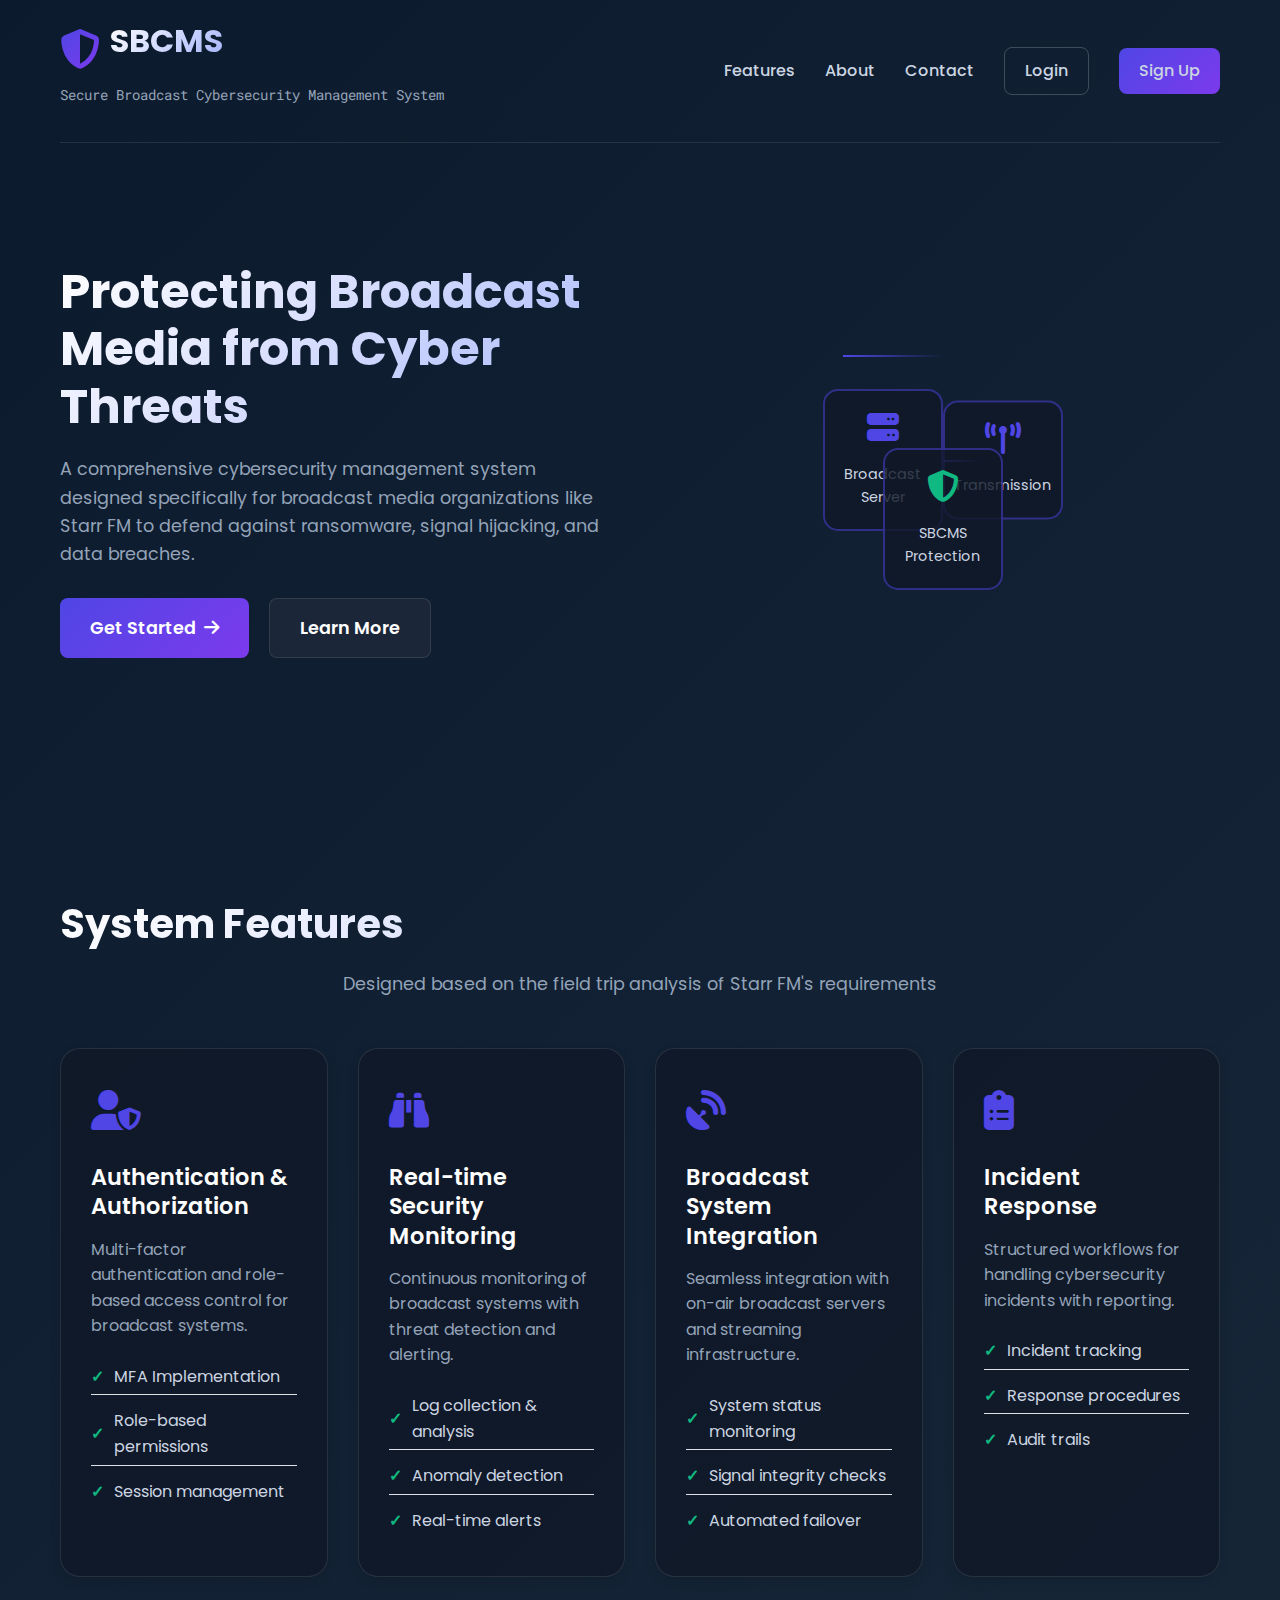
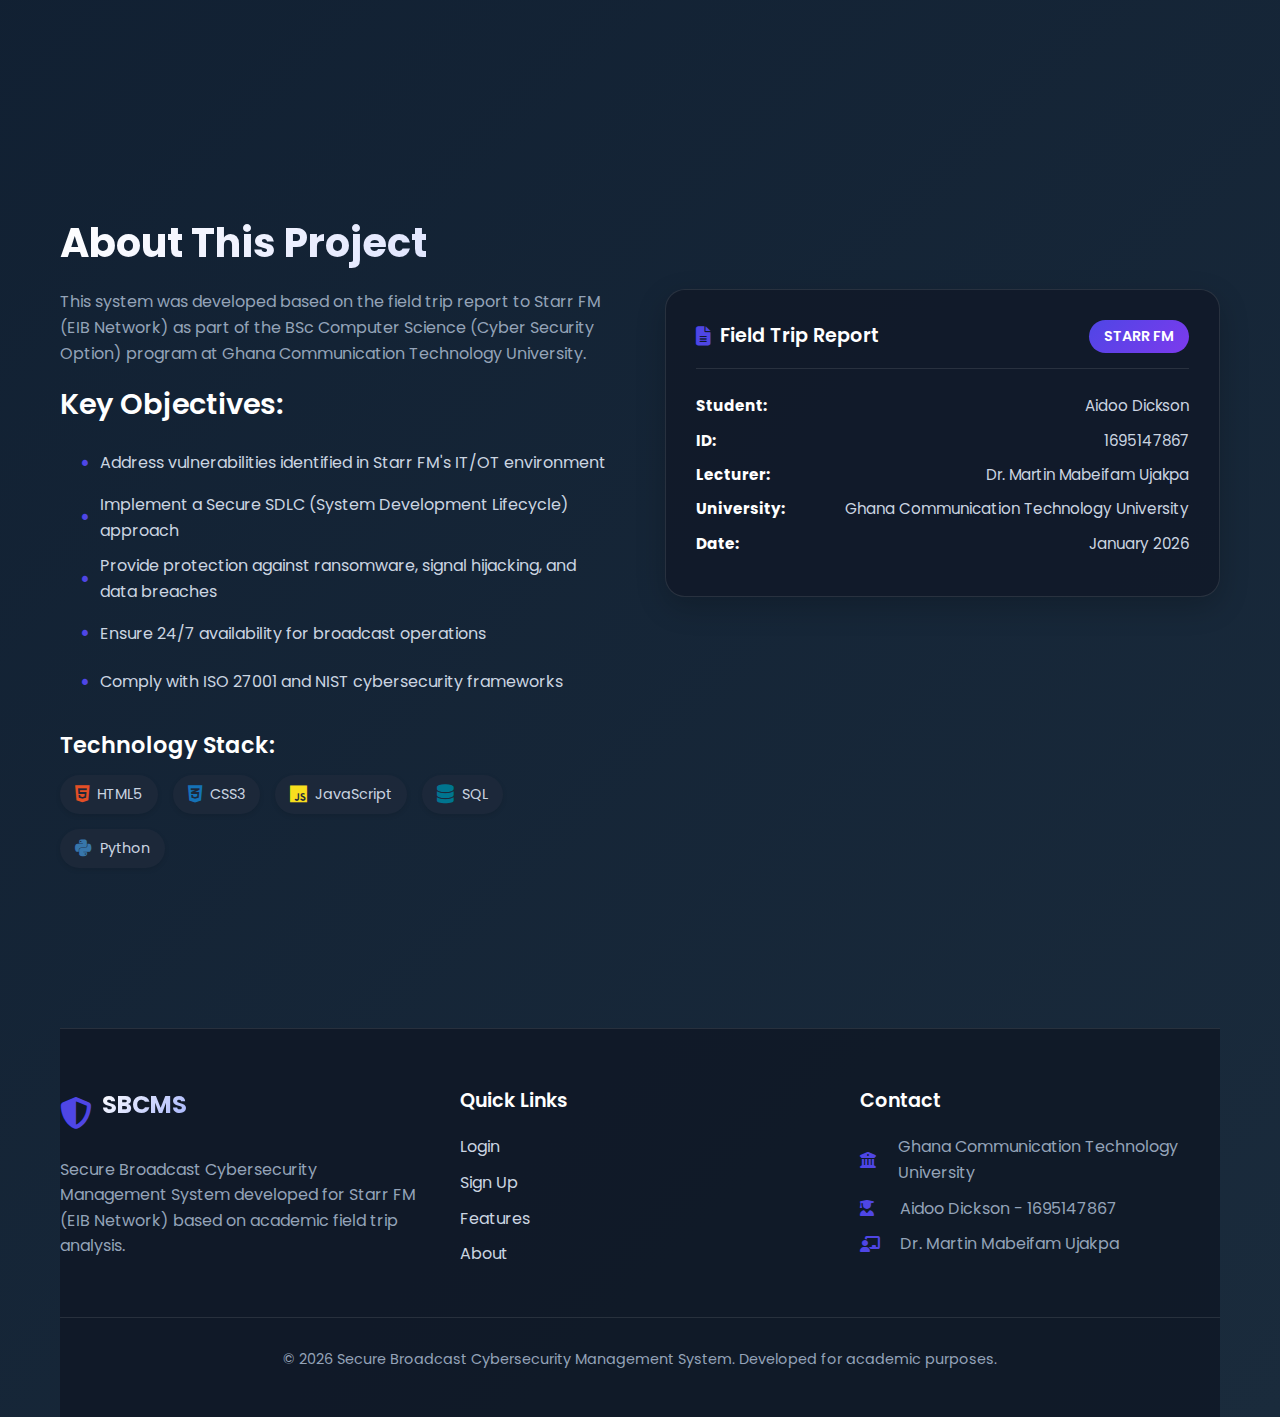
<file: index.html>
<!DOCTYPE html>
<html lang="en">
<head>
    <meta charset="UTF-8">
    <meta name="viewport" content="width=device-width, initial-scale=1.0">
    <title>Secure Broadcast Cybersecurity Management System | Starr FM</title>
    <link rel="stylesheet" href="style.css">
    <link rel="stylesheet" href="https://cdnjs.cloudflare.com/ajax/libs/font-awesome/6.4.0/css/all.min.css">
    <link href="https://fonts.googleapis.com/css2?family=Poppins:wght@300;400;500;600;700&family=Roboto+Mono:wght@300;400;500&display=swap" rel="stylesheet">
    <style>
        * {
            margin: 0;
            padding: 0;
            box-sizing: border-box;
        }
        
        body {
            font-family: 'Poppins', sans-serif;
            background: linear-gradient(135deg, #0c1a2d 0%, #1a2b3c 100%);
            color: #ffffff;
            min-height: 100vh;
        }

        .container {
            max-width: 1200px;
            margin: 0 auto;
            padding: 0 20px;
        }

        /* Header Styles */
        .main-header {
            display: flex;
            justify-content: space-between;
            align-items: center;
            padding: 20px 0;
            border-bottom: 1px solid rgba(255, 255, 255, 0.1);
        }

        .logo-container {
            display: flex;
            flex-direction: column;
        }

        .logo {
            display: flex;
            align-items: center;
            gap: 10px;
        }

        .logo i {
            font-size: 2.5rem;
            color: #4f46e5;
            background: linear-gradient(135deg, #4f46e5, #7c3aed);
            -webkit-background-clip: text;
            -webkit-text-fill-color: transparent;
        }

        .logo h1 {
            font-size: 2rem;
            font-weight: 700;
            background: linear-gradient(135deg, #ffffff, #a5b4fc);
            -webkit-background-clip: text;
            -webkit-text-fill-color: transparent;
        }

        .subtitle {
            color: #94a3b8;
            font-size: 0.9rem;
            font-family: 'Roboto Mono', monospace;
            margin-top: 5px;
        }

        .main-nav {
            display: flex;
            gap: 30px;
            align-items: center;
        }

        .main-nav a {
            color: #cbd5e1;
            text-decoration: none;
            font-weight: 500;
            transition: color 0.3s ease;
        }

        .main-nav a:hover {
            color: #4f46e5;
        }

        /* Button Styles */
        .btn {
            padding: 10px 20px;
            border-radius: 8px;
            font-weight: 600;
            text-decoration: none;
            transition: all 0.3s ease;
            display: inline-flex;
            align-items: center;
            gap: 8px;
        }

        .btn-primary {
            background: linear-gradient(135deg, #4f46e5, #7c3aed);
            color: white;
            border: none;
        }

        .btn-primary:hover {
            transform: translateY(-2px);
            box-shadow: 0 10px 25px rgba(79, 70, 229, 0.3);
        }

        .btn-secondary {
            background: rgba(30, 41, 59, 0.8);
            color: #ffffff;
            border: 1px solid rgba(255, 255, 255, 0.1);
        }

        .btn-secondary:hover {
            background: rgba(30, 41, 59, 1);
            transform: translateY(-2px);
        }

        .btn-outline {
            background: transparent;
            color: #cbd5e1;
            border: 1px solid rgba(255, 255, 255, 0.2);
        }

        .btn-outline:hover {
            background: rgba(255, 255, 255, 0.05);
            border-color: rgba(255, 255, 255, 0.3);
        }

        .btn-large {
            padding: 15px 30px;
            font-size: 1.1rem;
        }

        .mobile-menu-btn {
            display: none;
            background: none;
            border: none;
            color: white;
            font-size: 1.5rem;
            cursor: pointer;
        }

        /* Hero Section */
        .hero {
            display: grid;
            grid-template-columns: 1fr 1fr;
            gap: 50px;
            align-items: center;
            padding: 80px 0;
        }

        .hero-content h2 {
            font-size: 3rem;
            font-weight: 700;
            margin-bottom: 20px;
            background: linear-gradient(135deg, #ffffff, #a5b4fc);
            -webkit-background-clip: text;
            -webkit-text-fill-color: transparent;
            line-height: 1.2;
        }

        .hero-description {
            font-size: 1.1rem;
            color: #94a3b8;
            margin-bottom: 30px;
            line-height: 1.6;
        }

        .hero-buttons {
            display: flex;
            gap: 20px;
        }

        .cyber-visual {
            position: relative;
            height: 300px;
            display: flex;
            justify-content: center;
            align-items: center;
        }

        .server-node {
            position: absolute;
            background: rgba(16, 24, 39, 0.8);
            border: 2px solid rgba(79, 70, 229, 0.5);
            border-radius: 15px;
            padding: 20px;
            display: flex;
            flex-direction: column;
            align-items: center;
            gap: 10px;
            width: 120px;
            transition: all 0.3s ease;
        }

        .server-node:hover {
            transform: translateY(-5px);
            box-shadow: 0 10px 30px rgba(79, 70, 229, 0.3);
        }

        .server-node i {
            font-size: 2rem;
            color: #4f46e5;
        }

        .server-node.secure i {
            color: #10b981;
        }

        .server-node span {
            font-size: 0.9rem;
            text-align: center;
            color: #cbd5e1;
        }

        .server-node:nth-child(1) {
            left: 20%;
            top: 50%;
            transform: translateY(-50%);
        }

        .server-node:nth-child(2) {
            left: 50%;
            top: 20%;
            transform: translateX(-50%);
        }

        .server-node:nth-child(3) {
            right: 20%;
            top: 50%;
            transform: translateY(-50%);
        }

        .network-line {
            position: absolute;
            background: linear-gradient(90deg, #4f46e5, transparent);
            height: 2px;
        }

        .network-line:nth-child(4) {
            left: calc(20% + 120px);
            top: 50%;
            width: 10%;
        }

        .network-line:nth-child(5) {
            left: calc(50% - 5%);
            top: calc(20% + 80px);
            width: 10%;
            transform: rotate(45deg);
        }

        /* Features Section */
        .features {
            padding: 80px 0;
        }

        .section-title {
            text-align: center;
            font-size: 2.5rem;
            font-weight: 700;
            margin-bottom: 20px;
            background: linear-gradient(135deg, #ffffff, #a5b4fc);
            -webkit-background-clip: text;
            -webkit-text-fill-color: transparent;
        }

        .section-subtitle {
            text-align: center;
            color: #94a3b8;
            font-size: 1.1rem;
            margin-bottom: 50px;
            max-width: 600px;
            margin-left: auto;
            margin-right: auto;
        }

        .features-grid {
            display: grid;
            grid-template-columns: repeat(auto-fit, minmax(250px, 1fr));
            gap: 30px;
        }

        .feature-card {
            background: rgba(16, 24, 39, 0.8);
            border-radius: 20px;
            padding: 30px;
            border: 1px solid rgba(255, 255, 255, 0.1);
            transition: all 0.3s ease;
        }

        .feature-card:hover {
            transform: translateY(-10px);
            box-shadow: 0 20px 40px rgba(0, 0, 0, 0.3);
        }

        .feature-icon {
            font-size: 2.5rem;
            color: #4f46e5;
            margin-bottom: 20px;
        }

        .feature-card h3 {
            font-size: 1.4rem;
            margin-bottom: 15px;
            color: white;
        }

        .feature-card p {
            color: #94a3b8;
            margin-bottom: 20px;
            line-height: 1.6;
        }

        .feature-list {
            list-style: none;
            padding: 0;
        }

        .feature-list li {
            color: #cbd5e1;
            margin-bottom: 8px;
            display: flex;
            align-items: center;
            gap: 10px;
        }

        .feature-list li::before {
            content: '✓';
            color: #10b981;
            font-weight: bold;
        }

        /* About Section */
        .about {
            padding: 80px 0;
        }

        .about-content {
            display: grid;
            grid-template-columns: 1fr 1fr;
            gap: 50px;
            align-items: start;
        }

        .about-text h3 {
            font-size: 1.8rem;
            margin-bottom: 20px;
            color: white;
        }

        .about-text p {
            color: #94a3b8;
            margin-bottom: 20px;
            line-height: 1.6;
        }

        .about-text ul {
            list-style: none;
            padding: 0;
            margin-bottom: 30px;
        }

        .about-text li {
            color: #cbd5e1;
            margin-bottom: 10px;
            display: flex;
            align-items: center;
            gap: 10px;
        }

        .about-text li::before {
            content: '•';
            color: #4f46e5;
            font-size: 1.5rem;
        }

        .tech-stack h3 {
            font-size: 1.4rem;
            margin-bottom: 15px;
            color: white;
        }

        .tech-icons {
            display: flex;
            flex-wrap: wrap;
            gap: 15px;
        }

        .tech-item {
            background: rgba(30, 41, 59, 0.8);
            padding: 8px 15px;
            border-radius: 20px;
            display: flex;
            align-items: center;
            gap: 8px;
            font-size: 0.9rem;
            color: #cbd5e1;
        }

        .tech-item i {
            color: #4f46e5;
        }

        .report-card {
            background: rgba(16, 24, 39, 0.8);
            border-radius: 20px;
            padding: 30px;
            border: 1px solid rgba(255, 255, 255, 0.1);
            box-shadow: 0 10px 30px rgba(0, 0, 0, 0.2);
        }

        .report-header {
            display: flex;
            justify-content: space-between;
            align-items: center;
            margin-bottom: 25px;
            padding-bottom: 15px;
            border-bottom: 1px solid rgba(255, 255, 255, 0.1);
        }

        .report-header h4 {
            display: flex;
            align-items: center;
            gap: 10px;
            color: white;
            font-size: 1.2rem;
        }

        .report-header h4 i {
            color: #4f46e5;
        }

        .report-badge {
            background: linear-gradient(135deg, #4f46e5, #7c3aed);
            color: white;
            padding: 5px 15px;
            border-radius: 20px;
            font-size: 0.9rem;
            font-weight: 600;
        }

        .report-body p {
            color: #cbd5e1;
            margin-bottom: 10px;
            display: flex;
            justify-content: space-between;
        }

        .report-body p strong {
            color: white;
            margin-right: 10px;
        }

        /* Footer */
        .footer {
            background: rgba(16, 24, 39, 0.9);
            border-top: 1px solid rgba(255, 255, 255, 0.1);
            padding: 60px 0 30px;
            margin-top: 60px;
        }

        .footer-content {
            display: grid;
            grid-template-columns: repeat(auto-fit, minmax(250px, 1fr));
            gap: 40px;
            margin-bottom: 40px;
        }

        .footer-logo {
            display: flex;
            align-items: center;
            gap: 10px;
            margin-bottom: 20px;
        }

        .footer-logo i {
            font-size: 2rem;
            color: #4f46e5;
        }

        .footer-logo h3 {
            font-size: 1.5rem;
            font-weight: 700;
            background: linear-gradient(135deg, #ffffff, #a5b4fc);
            -webkit-background-clip: text;
            -webkit-text-fill-color: transparent;
        }

        .footer-section p {
            color: #94a3b8;
            line-height: 1.6;
        }

        .footer-section h4 {
            color: white;
            margin-bottom: 20px;
            font-size: 1.2rem;
        }

        .footer-section ul {
            list-style: none;
            padding: 0;
        }

        .footer-section li {
            color: #94a3b8;
            margin-bottom: 10px;
            display: flex;
            align-items: center;
            gap: 10px;
        }

        .footer-section li i {
            color: #4f46e5;
            width: 20px;
        }

        .footer-section a {
            color: #cbd5e1;
            text-decoration: none;
            transition: color 0.3s ease;
        }

        .footer-section a:hover {
            color: #4f46e5;
        }

        .footer-bottom {
            text-align: center;
            padding-top: 30px;
            border-top: 1px solid rgba(255, 255, 255, 0.1);
            color: #94a3b8;
            font-size: 0.9rem;
        }

        /* Responsive Design */
        @media (max-width: 992px) {
            .hero {
                grid-template-columns: 1fr;
                text-align: center;
            }
            
            .hero-content h2 {
                font-size: 2.5rem;
            }
            
            .about-content {
                grid-template-columns: 1fr;
            }
            
            .hero-buttons {
                justify-content: center;
            }
        }

        @media (max-width: 768px) {
            .main-nav {
                display: none;
            }
            
            .mobile-menu-btn {
                display: block;
            }
            
            .hero-content h2 {
                font-size: 2rem;
            }
            
            .section-title {
                font-size: 2rem;
            }
            
            .features-grid {
                grid-template-columns: 1fr;
            }
        }

        @media (max-width: 576px) {
            .hero-buttons {
                flex-direction: column;
            }
            
            .server-node {
                width: 100px;
                padding: 15px;
            }
            
            .server-node i {
                font-size: 1.5rem;
            }
        }
    </style>
</head>
<body>
    <div class="container">
        <header class="main-header">
            <div class="logo-container">
                <div class="logo">
                    <i class="fas fa-shield-alt"></i>
                    <h1>SBCMS</h1>
                </div>
                <p class="subtitle">Secure Broadcast Cybersecurity Management System</p>
            </div>
            <nav class="main-nav">
                <a href="#features">Features</a>
                <a href="#about">About</a>
                <a href="#contact">Contact</a>
                <a href="login.html" class="btn btn-outline">Login</a>
                <a href="signup.html" class="btn btn-primary">Sign Up</a>
            </nav>
            <button class="mobile-menu-btn">
                <i class="fas fa-bars"></i>
            </button>
        </header>

        <main>
            <section class="hero">
                <div class="hero-content">
                    <h2>Protecting Broadcast Media from Cyber Threats</h2>
                    <p class="hero-description">A comprehensive cybersecurity management system designed specifically for broadcast media organizations like Starr FM to defend against ransomware, signal hijacking, and data breaches.</p>
                    <div class="hero-buttons">
                        <a href="signup.html" class="btn btn-primary btn-large">Get Started <i class="fas fa-arrow-right"></i></a>
                        <a href="#features" class="btn btn-secondary btn-large">Learn More</a>
                    </div>
                </div>
                <div class="hero-image">
                    <div class="cyber-visual">
                        <div class="server-node">
                            <i class="fas fa-server"></i>
                            <span>Broadcast Server</span>
                        </div>
                        <div class="network-line"></div>
                        <div class="server-node">
                            <i class="fas fa-broadcast-tower"></i>
                            <span>Transmission</span>
                        </div>
                        <div class="network-line"></div>
                        <div class="server-node secure">
                            <i class="fas fa-shield-alt"></i>
                            <span>SBCMS Protection</span>
                        </div>
                    </div>
                </div>
            </section>

            <section id="features" class="features">
                <h2 class="section-title">System Features</h2>
                <p class="section-subtitle">Designed based on the field trip analysis of Starr FM's requirements</p>
                
                <div class="features-grid">
                    <div class="feature-card">
                        <div class="feature-icon">
                            <i class="fas fa-user-shield"></i>
                        </div>
                        <h3>Authentication & Authorization</h3>
                        <p>Multi-factor authentication and role-based access control for broadcast systems.</p>
                        <ul class="feature-list">
                            <li>MFA Implementation</li>
                            <li>Role-based permissions</li>
                            <li>Session management</li>
                        </ul>
                    </div>
                    
                    <div class="feature-card">
                        <div class="feature-icon">
                            <i class="fas fa-binoculars"></i>
                        </div>
                        <h3>Real-time Security Monitoring</h3>
                        <p>Continuous monitoring of broadcast systems with threat detection and alerting.</p>
                        <ul class="feature-list">
                            <li>Log collection & analysis</li>
                            <li>Anomaly detection</li>
                            <li>Real-time alerts</li>
                        </ul>
                    </div>
                    
                    <div class="feature-card">
                        <div class="feature-icon">
                            <i class="fas fa-satellite-dish"></i>
                        </div>
                        <h3>Broadcast System Integration</h3>
                        <p>Seamless integration with on-air broadcast servers and streaming infrastructure.</p>
                        <ul class="feature-list">
                            <li>System status monitoring</li>
                            <li>Signal integrity checks</li>
                            <li>Automated failover</li>
                        </ul>
                    </div>
                    
                    <div class="feature-card">
                        <div class="feature-icon">
                            <i class="fas fa-clipboard-list"></i>
                        </div>
                        <h3>Incident Response</h3>
                        <p>Structured workflows for handling cybersecurity incidents with reporting.</p>
                        <ul class="feature-list">
                            <li>Incident tracking</li>
                            <li>Response procedures</li>
                            <li>Audit trails</li>
                        </ul>
                    </div>
                </div>
            </section>

            <section id="about" class="about">
                <h2 class="section-title">About This Project</h2>
                <div class="about-content">
                    <div class="about-text">
                        <p>This system was developed based on the field trip report to Starr FM (EIB Network) as part of the BSc Computer Science (Cyber Security Option) program at Ghana Communication Technology University.</p>
                        
                        <h3>Key Objectives:</h3>
                        <ul>
                            <li>Address vulnerabilities identified in Starr FM's IT/OT environment</li>
                            <li>Implement a Secure SDLC (System Development Lifecycle) approach</li>
                            <li>Provide protection against ransomware, signal hijacking, and data breaches</li>
                            <li>Ensure 24/7 availability for broadcast operations</li>
                            <li>Comply with ISO 27001 and NIST cybersecurity frameworks</li>
                        </ul>
                        
                        <div class="tech-stack">
                            <h3>Technology Stack:</h3>
                            <div class="tech-icons">
                                <span class="tech-item"><i class="fab fa-html5"></i> HTML5</span>
                                <span class="tech-item"><i class="fab fa-css3-alt"></i> CSS3</span>
                                <span class="tech-item"><i class="fab fa-js"></i> JavaScript</span>
                                <span class="tech-item"><i class="fas fa-database"></i> SQL</span>
                                <span class="tech-item"><i class="fab fa-python"></i> Python</span>
                            </div>
                        </div>
                    </div>
                    
                    <div class="about-image">
                        <div class="report-card">
                            <div class="report-header">
                                <h4><i class="fas fa-file-alt"></i> Field Trip Report</h4>
                                <span class="report-badge">STARR FM</span>
                            </div>
                            <div class="report-body">
                                <p><strong>Student:</strong> Aidoo Dickson</p>
                                <p><strong>ID:</strong> 1695147867</p>
                                <p><strong>Lecturer:</strong> Dr. Martin Mabeifam Ujakpa</p>
                                <p><strong>University:</strong> Ghana Communication Technology University</p>
                                <p><strong>Date:</strong> January 2026</p>
                            </div>
                        </div>
                    </div>
                </div>
            </section>
        </main>

        <footer id="contact" class="footer">
            <div class="footer-content">
                <div class="footer-section">
                    <div class="footer-logo">
                        <i class="fas fa-shield-alt"></i>
                        <h3>SBCMS</h3>
                    </div>
                    <p>Secure Broadcast Cybersecurity Management System developed for Starr FM (EIB Network) based on academic field trip analysis.</p>
                </div>
                
                <div class="footer-section">
                    <h4>Quick Links</h4>
                    <ul>
                        <li><a href="login.html">Login</a></li>
                        <li><a href="signup.html">Sign Up</a></li>
                        <li><a href="#features">Features</a></li>
                        <li><a href="#about">About</a></li>
                    </ul>
                </div>
                
                <div class="footer-section">
                    <h4>Contact</h4>
                    <ul>
                        <li><i class="fas fa-university"></i> Ghana Communication Technology University</li>
                        <li><i class="fas fa-user-graduate"></i> Aidoo Dickson - 1695147867</li>
                        <li><i class="fas fa-chalkboard-teacher"></i> Dr. Martin Mabeifam Ujakpa</li>
                    </ul>
                </div>
            </div>
            
            <div class="footer-bottom">
                <p>&copy; 2026 Secure Broadcast Cybersecurity Management System. Developed for academic purposes.</p>
            </div>
        </footer>
    </div>

    <script>
        // Mobile menu toggle
        document.querySelector('.mobile-menu-btn').addEventListener('click', function() {
            const nav = document.querySelector('.main-nav');
            nav.style.display = nav.style.display === 'flex' ? 'none' : 'flex';
        });

        // Smooth scrolling for anchor links
        document.querySelectorAll('a[href^="#"]').forEach(anchor => {
            anchor.addEventListener('click', function (e) {
                e.preventDefault();
                
                const targetId = this.getAttribute('href');
                if (targetId === '#') return;
                
                const targetElement = document.querySelector(targetId);
                if (targetElement) {
                    window.scrollTo({
                        top: targetElement.offsetTop - 80,
                        behavior: 'smooth'
                    });
                    
                    // Close mobile menu if open
                    if (window.innerWidth <= 768) {
                        document.querySelector('.main-nav').style.display = 'none';
                    }
                }
            });
        });

        // Check if user is already logged in
        document.addEventListener('DOMContentLoaded', function() {
            const authData = localStorage.getItem('sbcms_auth_data');
            if (authData) {
                try {
                    const data = JSON.parse(authData);
                    const now = new Date().getTime();
                    
                    if (data.expiry && now < data.expiry) {
                        // Update login/signup buttons
                        const loginBtn = document.querySelector('.main-nav a[href="login.html"]');
                        const signupBtn = document.querySelector('.main-nav a[href="signup.html"]');
                        
                        if (loginBtn) {
                            loginBtn.textContent = 'Dashboard';
                            loginBtn.href = 'dashboard.html';
                        }
                        
                        if (signupBtn) {
                            signupBtn.style.display = 'none';
                        }
                    }
                } catch (error) {
                    console.error('Error checking session:', error);
                }
            }
        });
    </script>
</body>
</html>
</file>
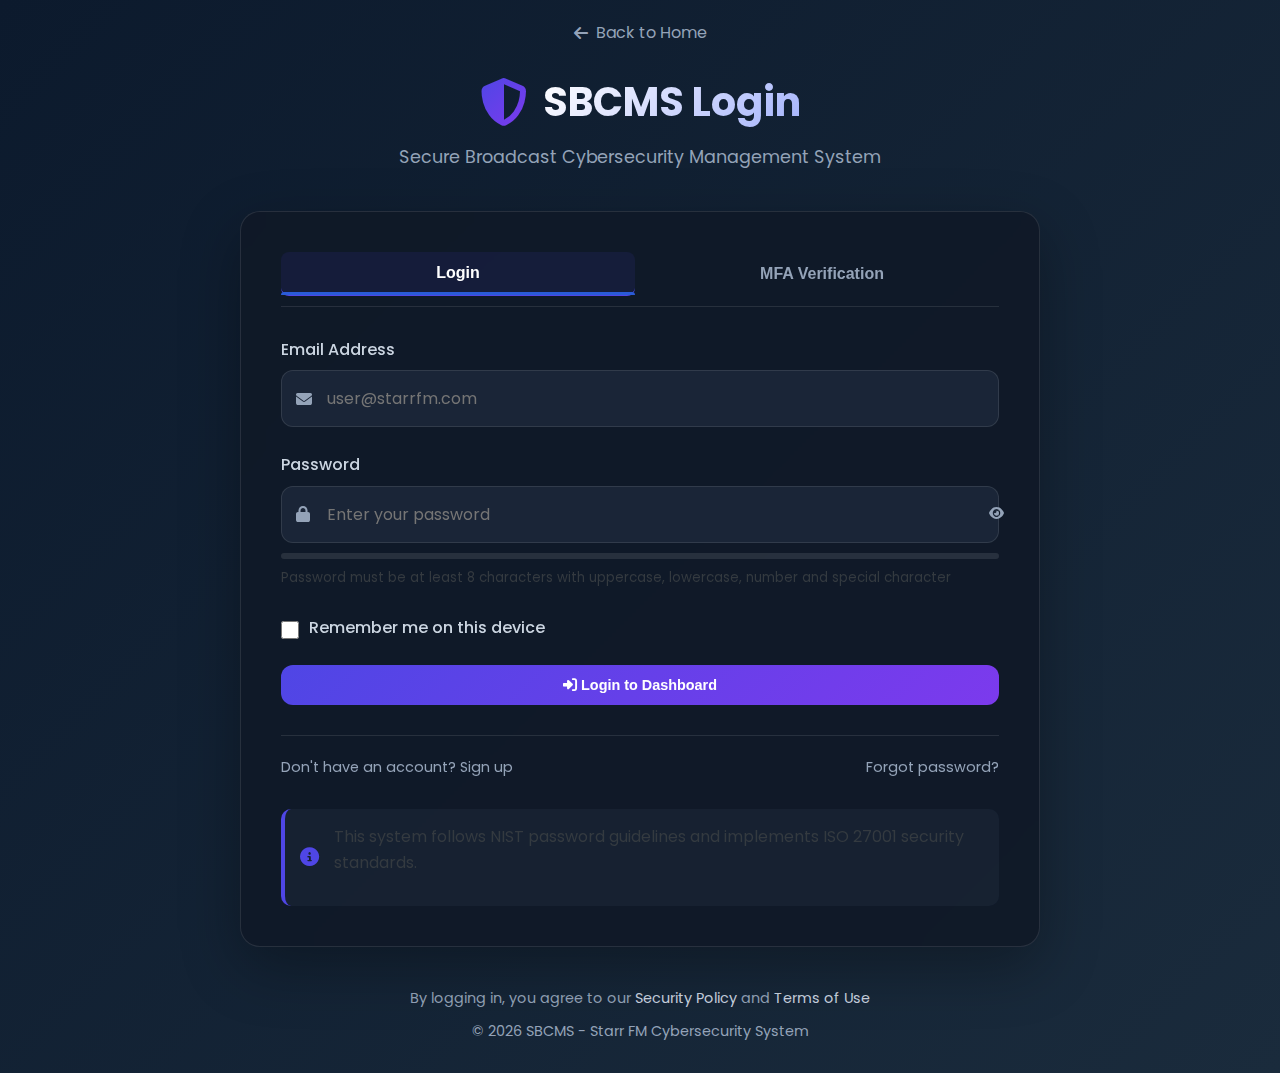
<file: login.html>
<!DOCTYPE html>
<html lang="en">
<head>
    <meta charset="UTF-8">
    <meta name="viewport" content="width=device-width, initial-scale=1.0">
    <title>Login | SBCMS - Starr FM</title>
    <link rel="stylesheet" href="style.css">
    <link rel="stylesheet" href="https://cdnjs.cloudflare.com/ajax/libs/font-awesome/6.4.0/css/all.min.css">
    <link href="https://fonts.googleapis.com/css2?family=Poppins:wght@300;400;500;600;700&family=Roboto+Mono:wght@300;400;500&display=swap" rel="stylesheet">
    <style>
        /* Authentication Styles */
        .auth-page {
            background: linear-gradient(135deg, #0c1a2d 0%, #1a2b3c 100%);
            min-height: 100vh;
            display: flex;
            align-items: center;
            justify-content: center;
            padding: 20px;
        }

        .auth-container {
            width: 100%;
            max-width: 800px;
            margin: 0 auto;
        }

        .auth-header {
            text-align: center;
            margin-bottom: 40px;
            color: white;
        }

        .auth-header .back-home {
            display: inline-flex;
            align-items: center;
            gap: 8px;
            color: #94a3b8;
            text-decoration: none;
            margin-bottom: 30px;
            transition: color 0.3s ease;
        }

        .auth-header .back-home:hover {
            color: white;
        }

        .auth-logo {
            display: flex;
            align-items: center;
            justify-content: center;
            gap: 15px;
            margin-bottom: 15px;
        }

        .auth-logo i {
            font-size: 3rem;
            color: #4f46e5;
            background: linear-gradient(135deg, #4f46e5, #7c3aed);
            -webkit-background-clip: text;
            -webkit-text-fill-color: transparent;
        }

        .auth-logo h1 {
            font-size: 2.5rem;
            font-weight: 700;
            background: linear-gradient(135deg, #ffffff, #a5b4fc);
            -webkit-background-clip: text;
            -webkit-text-fill-color: transparent;
        }

        .auth-header p {
            color: #94a3b8;
            font-size: 1.1rem;
        }

        .auth-card {
            background: rgba(16, 24, 39, 0.9);
            border-radius: 20px;
            padding: 40px;
            border: 1px solid rgba(255, 255, 255, 0.1);
            backdrop-filter: blur(10px);
            box-shadow: 0 20px 60px rgba(0, 0, 0, 0.3);
        }

        .auth-tabs {
            display: flex;
            gap: 10px;
            margin-bottom: 30px;
            border-bottom: 1px solid rgba(255, 255, 255, 0.1);
            padding-bottom: 10px;
        }

        .auth-tab {
            background: none;
            border: none;
            padding: 12px 24px;
            color: #94a3b8;
            font-size: 1rem;
            font-weight: 600;
            cursor: pointer;
            border-radius: 8px;
            transition: all 0.3s ease;
        }

        .auth-tab.active {
            background: rgba(79, 70, 229, 0.1);
            color: white;
            border-bottom: 2px solid #4f46e5;
        }

        .auth-form {
            display: none;
        }

        .auth-form.active {
            display: block;
        }

        .form-group {
            margin-bottom: 25px;
        }

        .form-group label {
            display: block;
            margin-bottom: 8px;
            color: #cbd5e1;
            font-weight: 500;
        }

        .input-with-icon {
            position: relative;
        }

        .input-with-icon i {
            position: absolute;
            left: 15px;
            top: 50%;
            transform: translateY(-50%);
            color: #94a3b8;
        }

        .input-with-icon input,
        .input-with-icon select {
            width: 100%;
            padding: 15px 15px 15px 45px;
            background: rgba(30, 41, 59, 0.8);
            border: 1px solid rgba(255, 255, 255, 0.1);
            border-radius: 12px;
            color: white;
            font-size: 1rem;
            transition: all 0.3s ease;
        }

        .input-with-icon input:focus,
        .input-with-icon select:focus {
            outline: none;
            border-color: #4f46e5;
            box-shadow: 0 0 0 3px rgba(79, 70, 229, 0.2);
        }

        .input-with-icon .show-password {
            position: absolute;
            right: 15px;
            top: 50%;
            transform: translateY(-50%);
            background: none;
            border: none;
            color: #94a3b8;
            cursor: pointer;
            padding: 5px;
        }

        .password-strength {
            margin-top: 10px;
        }

        .strength-meter {
            height: 6px;
            background: rgba(255, 255, 255, 0.1);
            border-radius: 3px;
            overflow: hidden;
            margin-bottom: 5px;
        }

        .strength-bar {
            height: 100%;
            width: 0%;
            border-radius: 3px;
            transition: all 0.3s ease;
        }

        .strength-bar.weak { background: #ef4444; }
        .strength-bar.fair { background: #f59e0b; }
        .strength-bar.good { background: #3b82f6; }
        .strength-bar.strong { background: #10b981; }
        .strength-bar.very-strong { background: #059669; }

        .strength-labels {
            display: flex;
            justify-content: space-between;
            margin-top: 5px;
        }

        .strength-label {
            font-size: 0.8rem;
            color: #94a3b8;
            transition: all 0.3s ease;
        }

        .strength-label.active {
            color: white;
            font-weight: 600;
        }

        .checkbox-group {
            display: flex;
            align-items: center;
            gap: 10px;
        }

        .checkbox-group input[type="checkbox"] {
            width: 18px;
            height: 18px;
            accent-color: #4f46e5;
        }

        .checkbox-group label {
            margin-bottom: 0;
            color: #cbd5e1;
        }

        .auth-links {
            display: flex;
            justify-content: space-between;
            margin-top: 30px;
            padding-top: 20px;
            border-top: 1px solid rgba(255, 255, 255, 0.1);
        }

        .auth-links a {
            color: #94a3b8;
            text-decoration: none;
            transition: color 0.3s ease;
        }

        .auth-links a:hover {
            color: #4f46e5;
        }

        .mfa-instructions {
            text-align: center;
            margin-bottom: 30px;
        }

        .mfa-instructions i {
            font-size: 3rem;
            color: #4f46e5;
            margin-bottom: 15px;
        }

        .mfa-input-container {
            display: flex;
            gap: 15px;
            align-items: center;
        }

        #mfaCode {
            font-size: 1.5rem;
            letter-spacing: 10px;
            text-align: center;
            padding: 15px;
            flex: 1;
        }

        .mfa-timer {
            display: flex;
            align-items: center;
            gap: 8px;
            color: #f59e0b;
            font-weight: 600;
            white-space: nowrap;
        }

        .mfa-resend {
            text-align: center;
            margin-top: 20px;
            padding-top: 20px;
            border-top: 1px solid rgba(255, 255, 255, 0.1);
        }

        .security-notice {
            margin-top: 30px;
            padding: 15px;
            background: rgba(30, 41, 59, 0.5);
            border-radius: 10px;
            border-left: 4px solid #4f46e5;
            display: flex;
            gap: 15px;
            align-items: center;
        }

        .security-notice i {
            color: #4f46e5;
            font-size: 1.2rem;
        }

        .auth-footer {
            margin-top: 40px;
            text-align: center;
            color: #94a3b8;
            font-size: 0.9rem;
        }

        .auth-footer a {
            color: #cbd5e1;
            text-decoration: none;
        }

        .auth-footer a:hover {
            color: #4f46e5;
        }

        /* Button Styles */
        .btn {
            padding: 12px 24px;
            border-radius: 12px;
            border: none;
            font-weight: 600;
            font-size: 0.9rem;
            cursor: pointer;
            transition: all 0.3s ease;
            display: inline-flex;
            align-items: center;
            gap: 8px;
        }

        .btn-primary {
            background: linear-gradient(135deg, #4f46e5, #7c3aed);
            color: white;
            border: none;
        }

        .btn-primary:hover {
            transform: translateY(-2px);
            box-shadow: 0 10px 25px rgba(79, 70, 229, 0.3);
        }

        .btn-secondary {
            background: rgba(30, 41, 59, 0.8);
            color: #ffffff;
            border: 1px solid rgba(255, 255, 255, 0.1);
        }

        .btn-secondary:hover {
            background: rgba(30, 41, 59, 1);
            transform: translateY(-2px);
        }

        .btn-outline {
            background: transparent;
            color: #cbd5e1;
            border: 1px solid rgba(255, 255, 255, 0.2);
        }

        .btn-outline:hover {
            background: rgba(255, 255, 255, 0.05);
            border-color: rgba(255, 255, 255, 0.3);
        }

        .btn-block {
            display: block;
            width: 100%;
        }

        .btn-large {
            padding: 15px 30px;
            font-size: 1.1rem;
        }

        /* Responsive */
        @media (max-width: 768px) {
            .auth-card {
                padding: 25px;
            }
            
            .auth-logo h1 {
                font-size: 2rem;
            }
            
            .mfa-input-container {
                flex-direction: column;
            }
            
            .auth-links {
                flex-direction: column;
                gap: 10px;
                text-align: center;
            }
        }
    </style>
</head>
<body class="auth-page">
    <div class="auth-container">
        <div class="auth-header">
            <a href="index.html" class="back-home">
                <i class="fas fa-arrow-left"></i> Back to Home
            </a>
            <div class="auth-logo">
                <i class="fas fa-shield-alt"></i>
                <h1>SBCMS Login</h1>
            </div>
            <p>Secure Broadcast Cybersecurity Management System</p>
        </div>

        <div class="auth-card">
            <div class="auth-tabs">
                <button class="auth-tab active" id="loginTab">Login</button>
                <button class="auth-tab" id="mfaTab">MFA Verification</button>
            </div>

            <form id="loginForm" class="auth-form active">
                <div class="form-group">
                    <label for="email">Email Address</label>
                    <div class="input-with-icon">
                        <i class="fas fa-envelope"></i>
                        <input type="email" id="email" name="email" placeholder="user@starrfm.com" required>
                    </div>
                </div>

                <div class="form-group">
                    <label for="password">Password</label>
                    <div class="input-with-icon">
                        <i class="fas fa-lock"></i>
                        <input type="password" id="password" name="password" placeholder="Enter your password" required>
                        <button type="button" class="show-password" id="showPasswordBtn">
                            <i class="fas fa-eye"></i>
                        </button>
                    </div>
                    <div class="password-strength">
                        <div class="strength-meter">
                            <div class="strength-bar" id="passwordStrength"></div>
                        </div>
                        <small>Password must be at least 8 characters with uppercase, lowercase, number and special character</small>
                    </div>
                </div>

                <div class="form-group checkbox-group">
                    <input type="checkbox" id="remember" name="remember">
                    <label for="remember">Remember me on this device</label>
                </div>

                <div class="form-group">
                    <button type="submit" class="btn btn-primary btn-block">
                        <i class="fas fa-sign-in-alt"></i> Login to Dashboard
                    </button>
                </div>

                <div class="auth-links">
                    <a href="signup.html">Don't have an account? Sign up</a>
                    <a href="#" id="forgotPasswordLink">Forgot password?</a>
                </div>
            </form>

            <form id="mfaForm" class="auth-form">
                <div class="mfa-instructions">
                    <i class="fas fa-mobile-alt"></i>
                    <h3>Multi-Factor Authentication</h3>
                    <p>For enhanced security, please enter the 6-digit verification code sent to your registered email.</p>
                </div>

                <div class="form-group">
                    <label for="mfaCode">Verification Code</label>
                    <div class="mfa-input-container">
                        <input type="text" id="mfaCode" name="mfaCode" maxlength="6" placeholder="000000" required>
                        <div class="mfa-timer" id="mfaTimer">
                            <i class="fas fa-clock"></i> <span id="timer">02:00</span>
                        </div>
                    </div>
                </div>

                <div class="form-group">
                    <button type="submit" class="btn btn-primary btn-block">
                        <i class="fas fa-check-circle"></i> Verify & Continue
                    </button>
                </div>

                <div class="mfa-resend">
                    <p>Didn't receive the code? <a href="#" id="resendMfaBtn">Resend code</a></p>
                </div>
            </form>

            <div class="security-notice">
                <i class="fas fa-info-circle"></i>
                <p>This system follows NIST password guidelines and implements ISO 27001 security standards.</p>
            </div>
        </div>

        <div class="auth-footer">
            <p>By logging in, you agree to our <a href="#">Security Policy</a> and <a href="#">Terms of Use</a></p>
            <p>&copy; 2026 SBCMS - Starr FM Cybersecurity System</p>
        </div>
    </div>

    <script>
        // User Manager Class
        class UserManager {
            constructor() {
                this.USERS_KEY = 'sbcms_users';
                this.loadUsers();
            }

            loadUsers() {
                const usersData = localStorage.getItem(this.USERS_KEY);
                if (usersData) {
                    try {
                        this.users = JSON.parse(usersData);
                    } catch (error) {
                        console.error('Error loading users:', error);
                        this.users = [];
                        this.createDefaultAdmin();
                    }
                } else {
                    this.users = [];
                    this.createDefaultAdmin();
                }
            }

            createDefaultAdmin() {
                const adminUser = {
                    id: 'admin001',
                    email: 'admin@starrfm.com',
                    password: this.hashPassword('Admin@123'),
                    name: 'System Administrator',
                    department: 'security',
                    role: 'admin',
                    createdAt: new Date().toISOString(),
                    lastLogin: null,
                    mfaEnabled: true,
                    isActive: true,
                    permissions: ['all']
                };
                
                this.users.push(adminUser);
                this.saveUsers();
            }

            saveUsers() {
                localStorage.setItem(this.USERS_KEY, JSON.stringify(this.users));
            }

            hashPassword(password) {
                return btoa(password + 'sbcms_salt_2026');
            }

            validatePasswordStrength(password) {
                const requirements = {
                    length: password.length >= 8,
                    uppercase: /[A-Z]/.test(password),
                    lowercase: /[a-z]/.test(password),
                    number: /\d/.test(password),
                    special: /[!@#$%^&*]/.test(password)
                };
                
                const passed = Object.values(requirements).filter(Boolean).length;
                let strength = 'Weak';
                
                if (passed === 5) strength = 'Very Strong';
                else if (passed >= 4) strength = 'Strong';
                else if (passed >= 3) strength = 'Good';
                else if (passed >= 2) strength = 'Fair';
                
                return {
                    isValid: passed >= 3,
                    strength: strength,
                    requirements: requirements
                };
            }

            loginUser(email, password) {
                const user = this.users.find(u => 
                    u.email === email && 
                    u.isActive === true
                );

                if (!user) {
                    return {
                        success: false,
                        message: 'Invalid email or password'
                    };
                }

                const hashedInput = this.hashPassword(password);
                if (user.password !== hashedInput) {
                    return {
                        success: false,
                        message: 'Invalid email or password'
                    };
                }

                user.lastLogin = new Date().toISOString();
                this.saveUsers();

                const userForSession = { ...user };
                delete userForSession.password;

                return {
                    success: true,
                    message: 'Login successful',
                    user: userForSession
                };
            }
        }

        // Authentication Manager Class
        class AuthManager {
            constructor() {
                this.currentUser = null;
                this.isAuthenticated = false;
                this.STORAGE_KEY = 'sbcms_auth_data';
                this.SESSION_TIMEOUT = 30 * 60 * 1000; // 30 minutes
            }

            saveSession(user, rememberMe = false) {
                const expiry = new Date().getTime() + this.SESSION_TIMEOUT;
                const sessionData = {
                    user: user,
                    expiry: expiry,
                    timestamp: new Date().toISOString()
                };
                
                localStorage.setItem(this.STORAGE_KEY, JSON.stringify(sessionData));
                this.currentUser = user;
                this.isAuthenticated = true;
            }
        }

        // Create global instances
        window.userManager = new UserManager();
        window.authManager = new AuthManager();

        // Login functionality
        document.addEventListener('DOMContentLoaded', function() {
            const loginForm = document.getElementById('loginForm');
            const mfaForm = document.getElementById('mfaForm');
            const loginTab = document.getElementById('loginTab');
            const mfaTab = document.getElementById('mfaTab');
            const showPasswordBtn = document.getElementById('showPasswordBtn');
            const passwordInput = document.getElementById('password');
            const mfaCodeInput = document.getElementById('mfaCode');
            const resendMfaBtn = document.getElementById('resendMfaBtn');
            const forgotPasswordLink = document.getElementById('forgotPasswordLink');
            
            let loginAttempt = null;
            let mfaTimer = null;
            let mfaTimeLeft = 120; // 2 minutes in seconds

            // Switch between login and MFA tabs
            loginTab.addEventListener('click', () => showForm('login'));
            mfaTab.addEventListener('click', () => showForm('mfa'));

            function showForm(form) {
                if (form === 'login') {
                    loginForm.classList.add('active');
                    mfaForm.classList.remove('active');
                    loginTab.classList.add('active');
                    mfaTab.classList.remove('active');
                } else {
                    loginForm.classList.remove('active');
                    mfaForm.classList.add('active');
                    loginTab.classList.remove('active');
                    mfaTab.classList.add('active');
                }
            }

            // Show/hide password
            showPasswordBtn.addEventListener('click', function() {
                const type = passwordInput.getAttribute('type') === 'password' ? 'text' : 'password';
                passwordInput.setAttribute('type', type);
                this.innerHTML = type === 'password' ? '<i class="fas fa-eye"></i>' : '<i class="fas fa-eye-slash"></i>';
            });

            // Password strength indicator
            passwordInput.addEventListener('input', function() {
                const password = this.value;
                const validation = window.userManager.validatePasswordStrength(password);
                
                const strengthBar = document.getElementById('passwordStrength');
                let width = 0;
                
                switch(validation.strength) {
                    case 'Weak': width = 20; break;
                    case 'Fair': width = 40; break;
                    case 'Good': width = 60; break;
                    case 'Strong': width = 80; break;
                    case 'Very Strong': width = 100; break;
                }
                
                strengthBar.style.width = width + '%';
                strengthBar.className = 'strength-bar ' + validation.strength.toLowerCase().replace(' ', '-');
            });

            // Login form submission
            loginForm.addEventListener('submit', function(e) {
                e.preventDefault();
                
                const email = document.getElementById('email').value.trim();
                const password = document.getElementById('password').value;
                const rememberMe = document.getElementById('remember').checked;
                
                const submitBtn = this.querySelector('button[type="submit"]');
                const originalText = submitBtn.innerHTML;
                
                submitBtn.innerHTML = '<i class="fas fa-spinner fa-spin"></i> Authenticating...';
                submitBtn.disabled = true;
                
                // Attempt login
                const result = window.userManager.loginUser(email, password);
                
                if (result.success) {
                    loginAttempt = result.user;
                    
                    // Check if MFA is enabled
                    if (result.user.mfaEnabled) {
                        // Show MFA form
                        showForm('mfa');
                        startMfaTimer();
                        
                        // Simulate sending MFA code
                        const mfaCode = Math.floor(100000 + Math.random() * 900000);
                        alert(`For demo purposes, your MFA code is: ${mfaCode}\n\nIn a real application, this would be sent to your email.`);
                        
                        // Store the code for verification
                        sessionStorage.setItem('mfa_code', mfaCode.toString());
                    } else {
                        // No MFA required, proceed to dashboard
                        completeLogin(result.user, rememberMe);
                    }
                } else {
                    alert(result.message);
                }
                
                submitBtn.innerHTML = originalText;
                submitBtn.disabled = false;
            });

            // MFA timer
            function startMfaTimer() {
                mfaTimeLeft = 120;
                updateMfaTimer();
                
                mfaTimer = setInterval(() => {
                    mfaTimeLeft--;
                    updateMfaTimer();
                    
                    if (mfaTimeLeft <= 0) {
                        clearInterval(mfaTimer);
                        alert('MFA code has expired. Please try logging in again.');
                        showForm('login');
                    }
                }, 1000);
            }

            function updateMfaTimer() {
                const minutes = Math.floor(mfaTimeLeft / 60);
                const seconds = mfaTimeLeft % 60;
                document.getElementById('timer').textContent = 
                    `${minutes.toString().padStart(2, '0')}:${seconds.toString().padStart(2, '0')}`;
            }

            // Resend MFA code
            resendMfaBtn.addEventListener('click', function(e) {
                e.preventDefault();
                
                if (loginAttempt) {
                    // Reset timer
                    clearInterval(mfaTimer);
                    startMfaTimer();
                    
                    // Generate new code
                    const mfaCode = Math.floor(100000 + Math.random() * 900000);
                    alert(`New MFA code sent: ${mfaCode}\n\nIn a real application, this would be sent to your email.`);
                    sessionStorage.setItem('mfa_code', mfaCode.toString());
                }
            });

            // MFA form submission
            mfaForm.addEventListener('submit', function(e) {
                e.preventDefault();
                
                const enteredCode = mfaCodeInput.value.trim();
                const storedCode = sessionStorage.getItem('mfa_code');
                
                if (enteredCode === storedCode) {
                    clearInterval(mfaTimer);
                    completeLogin(loginAttempt, document.getElementById('remember').checked);
                    sessionStorage.removeItem('mfa_code');
                } else {
                    alert('Invalid verification code. Please try again.');
                }
            });

            // Complete login process
            function completeLogin(user, rememberMe) {
                // Save session
                window.authManager.saveSession(user, rememberMe);
                
                // Show success message
                alert(`Welcome ${user.name}! Redirecting to dashboard...`);
                
                // Redirect to dashboard
                window.location.href = 'dashboard.html';
            }

            // Forgot password
            forgotPasswordLink.addEventListener('click', function(e) {
                e.preventDefault();
                alert('Password reset functionality would be implemented here. In a real application, this would send a reset link to your email.');
            });

            // Check if already logged in
            const authData = localStorage.getItem('sbcms_auth_data');
            if (authData) {
                try {
                    const data = JSON.parse(authData);
                    const now = new Date().getTime();
                    
                    if (data.expiry && now < data.expiry) {
                        // User is already logged in, redirect to dashboard
                        window.location.href = 'dashboard.html';
                    }
                } catch (error) {
                    console.error('Error checking existing session:', error);
                }
            }
        });
    </script>
</body>
</html>
</file>
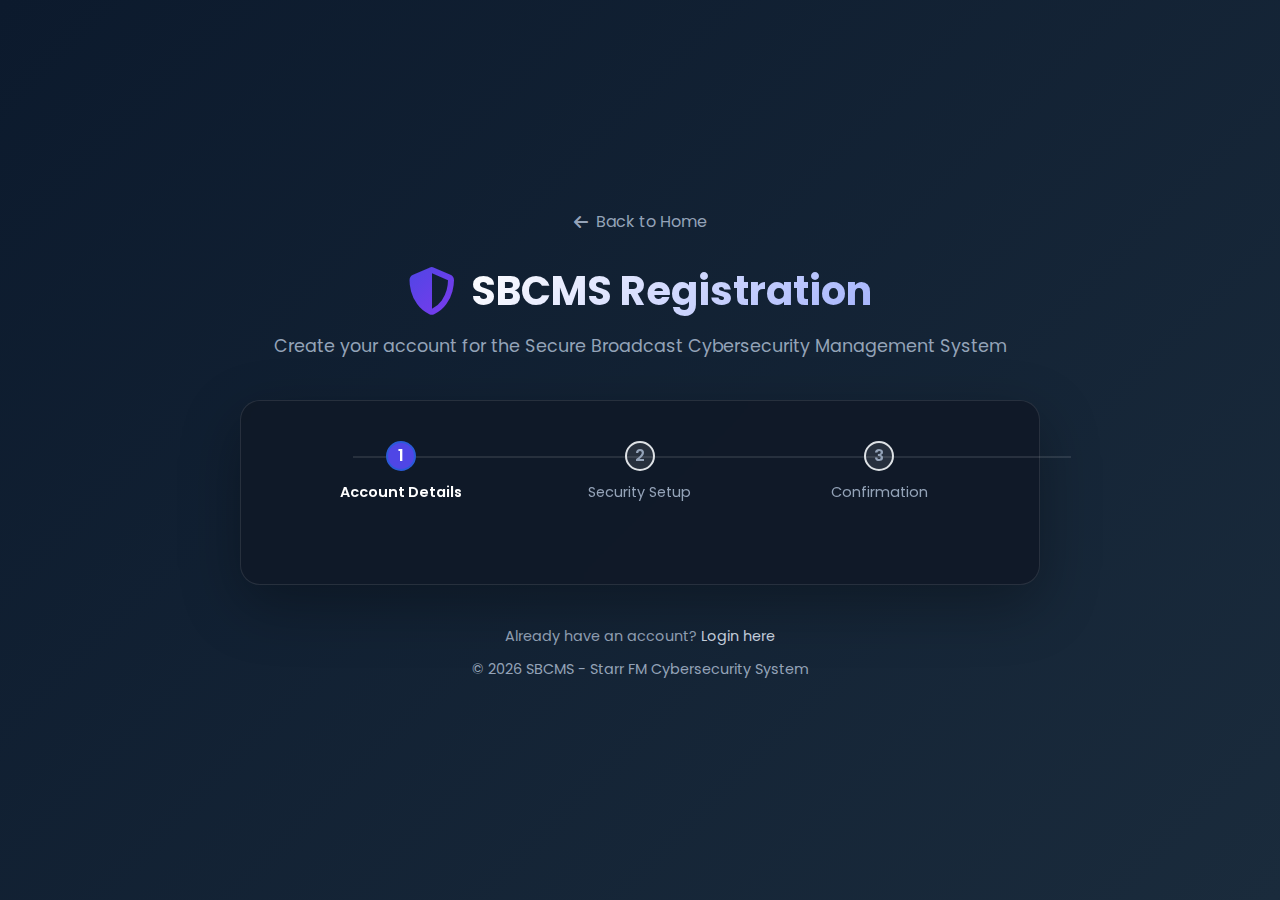
<file: signup.html>
<!DOCTYPE html>
<html lang="en">
<head>
    <meta charset="UTF-8">
    <meta name="viewport" content="width=device-width, initial-scale=1.0">
    <title>Sign Up | SBCMS - Starr FM</title>
    <link rel="stylesheet" href="style.css">
    <link rel="stylesheet" href="https://cdnjs.cloudflare.com/ajax/libs/font-awesome/6.4.0/css/all.min.css">
    <link href="https://fonts.googleapis.com/css2?family=Poppins:wght@300;400;500;600;700&family=Roboto+Mono:wght@300;400;500&display=swap" rel="stylesheet">
    <style>
        /* Authentication Styles */
        .auth-page {
            background: linear-gradient(135deg, #0c1a2d 0%, #1a2b3c 100%);
            min-height: 100vh;
            display: flex;
            align-items: center;
            justify-content: center;
            padding: 20px;
        }

        .auth-container {
            width: 100%;
            max-width: 800px;
            margin: 0 auto;
        }

        .auth-header {
            text-align: center;
            margin-bottom: 40px;
            color: white;
        }

        .auth-header .back-home {
            display: inline-flex;
            align-items: center;
            gap: 8px;
            color: #94a3b8;
            text-decoration: none;
            margin-bottom: 30px;
            transition: color 0.3s ease;
        }

        .auth-header .back-home:hover {
            color: white;
        }

        .auth-logo {
            display: flex;
            align-items: center;
            justify-content: center;
            gap: 15px;
            margin-bottom: 15px;
        }

        .auth-logo i {
            font-size: 3rem;
            color: #4f46e5;
            background: linear-gradient(135deg, #4f46e5, #7c3aed);
            -webkit-background-clip: text;
            -webkit-text-fill-color: transparent;
        }

        .auth-logo h1 {
            font-size: 2.5rem;
            font-weight: 700;
            background: linear-gradient(135deg, #ffffff, #a5b4fc);
            -webkit-background-clip: text;
            -webkit-text-fill-color: transparent;
        }

        .auth-header p {
            color: #94a3b8;
            font-size: 1.1rem;
        }

        .auth-card {
            background: rgba(16, 24, 39, 0.9);
            border-radius: 20px;
            padding: 40px;
            border: 1px solid rgba(255, 255, 255, 0.1);
            backdrop-filter: blur(10px);
            box-shadow: 0 20px 60px rgba(0, 0, 0, 0.3);
        }

        /* Registration Progress */
        .registration-progress {
            display: flex;
            justify-content: space-between;
            margin-bottom: 40px;
            position: relative;
        }

        .registration-progress::before {
            content: '';
            position: absolute;
            top: 15px;
            left: 10%;
            right: 10%;
            height: 2px;
            background: rgba(255, 255, 255, 0.1);
            z-index: 1;
        }

        .progress-step {
            display: flex;
            flex-direction: column;
            align-items: center;
            position: relative;
            z-index: 2;
            flex: 1;
        }

        .step-number {
            width: 30px;
            height: 30px;
            border-radius: 50%;
            background: rgba(255, 255, 255, 0.1);
            color: #94a3b8;
            display: flex;
            align-items: center;
            justify-content: center;
            font-weight: 600;
            margin-bottom: 10px;
            transition: all 0.3s ease;
        }

        .progress-step.active .step-number {
            background: #4f46e5;
            color: white;
        }

        .step-label {
            color: #94a3b8;
            font-size: 0.9rem;
            text-align: center;
        }

        .progress-step.active .step-label {
            color: white;
            font-weight: 600;
        }

        /* Form Steps */
        .form-step {
            display: none;
        }

        .form-step.active {
            display: block;
            animation: fadeIn 0.5s ease;
        }

        @keyframes fadeIn {
            from { opacity: 0; transform: translateY(20px); }
            to { opacity: 1; transform: translateY(0); }
        }

        .step-title {
            color: white;
            margin-bottom: 30px;
            font-size: 1.5rem;
        }

        .form-group {
            margin-bottom: 25px;
        }

        .form-group label {
            display: block;
            margin-bottom: 8px;
            color: #cbd5e1;
            font-weight: 500;
        }

        .input-with-icon {
            position: relative;
        }

        .input-with-icon i {
            position: absolute;
            left: 15px;
            top: 50%;
            transform: translateY(-50%);
            color: #94a3b8;
        }

        .input-with-icon input,
        .input-with-icon select {
            width: 100%;
            padding: 15px 15px 15px 45px;
            background: rgba(30, 41, 59, 0.8);
            border: 1px solid rgba(255, 255, 255, 0.1);
            border-radius: 12px;
            color: white;
            font-size: 1rem;
            transition: all 0.3s ease;
        }

        .input-with-icon input:focus,
        .input-with-icon select:focus {
            outline: none;
            border-color: #4f46e5;
            box-shadow: 0 0 0 3px rgba(79, 70, 229, 0.2);
        }

        .input-with-icon .show-password {
            position: absolute;
            right: 15px;
            top: 50%;
            transform: translateY(-50%);
            background: none;
            border: none;
            color: #94a3b8;
            cursor: pointer;
            padding: 5px;
        }

        .input-hint {
            display: block;
            margin-top: 5px;
            color: #94a3b8;
            font-size: 0.85rem;
        }

        .password-strength {
            margin-top: 10px;
        }

        .strength-meter {
            height: 6px;
            background: rgba(255, 255, 255, 0.1);
            border-radius: 3px;
            overflow: hidden;
            margin-bottom: 5px;
        }

        .strength-bar {
            height: 100%;
            width: 0%;
            border-radius: 3px;
            transition: all 0.3s ease;
        }

        .strength-bar.weak { background: #ef4444; }
        .strength-bar.fair { background: #f59e0b; }
        .strength-bar.good { background: #3b82f6; }
        .strength-bar.strong { background: #10b981; }
        .strength-bar.very-strong { background: #059669; }

        .strength-labels {
            display: flex;
            justify-content: space-between;
            margin-top: 5px;
        }

        .strength-label {
            font-size: 0.8rem;
            color: #94a3b8;
            transition: all 0.3s ease;
        }

        .strength-label.active {
            color: white;
            font-weight: 600;
        }

        .password-requirements {
            background: rgba(30, 41, 59, 0.5);
            border-radius: 10px;
            padding: 20px;
            margin-bottom: 25px;
            border-left: 4px solid #4f46e5;
        }

        .password-requirements h4 {
            color: white;
            margin-bottom: 15px;
            display: flex;
            align-items: center;
            gap: 10px;
        }

        .password-requirements ul {
            list-style: none;
            padding: 0;
        }

        .password-requirements li {
            color: #94a3b8;
            margin-bottom: 8px;
            display: flex;
            align-items: center;
            gap: 10px;
        }

        .password-requirements li::before {
            content: '○';
            font-size: 0.8rem;
        }

        .password-requirements li.met {
            color: #10b981;
        }

        .password-requirements li.met::before {
            content: '✓';
            color: #10b981;
        }

        .validation-message {
            margin-top: 5px;
            font-size: 0.85rem;
        }

        .validation-message.success {
            color: #10b981;
        }

        .validation-message.error {
            color: #ef4444;
        }

        .checkbox-group {
            display: flex;
            align-items: center;
            gap: 10px;
            margin-bottom: 10px;
        }

        .checkbox-group input[type="checkbox"] {
            width: 18px;
            height: 18px;
            accent-color: #4f46e5;
        }

        .checkbox-group label {
            margin-bottom: 0;
            color: #cbd5e1;
        }

        .checkbox-group small {
            display: block;
            margin-left: 28px;
            color: #94a3b8;
            font-size: 0.85rem;
        }

        .form-actions {
            display: flex;
            justify-content: space-between;
            margin-top: 40px;
            padding-top: 30px;
            border-top: 1px solid rgba(255, 255, 255, 0.1);
        }

        /* Confirmation Step */
        .confirmation-step {
            text-align: center;
        }

        .confirmation-icon {
            font-size: 4rem;
            color: #4f46e5;
            margin-bottom: 20px;
        }

        .review-details {
            background: rgba(30, 41, 59, 0.5);
            border-radius: 15px;
            padding: 25px;
            margin-bottom: 30px;
            text-align: left;
        }

        .review-item {
            display: flex;
            justify-content: space-between;
            padding: 10px 0;
            border-bottom: 1px solid rgba(255, 255, 255, 0.05);
        }

        .review-item:last-child {
            border-bottom: none;
        }

        .review-label {
            color: #94a3b8;
            font-weight: 500;
        }

        .review-value {
            color: white;
            font-weight: 600;
        }

        .security-note {
            background: rgba(16, 185, 129, 0.1);
            border: 1px solid rgba(16, 185, 129, 0.2);
            border-radius: 10px;
            padding: 20px;
            margin-bottom: 30px;
            display: flex;
            gap: 15px;
            align-items: flex-start;
        }

        .security-note i {
            color: #10b981;
            font-size: 1.2rem;
            margin-top: 2px;
        }

        /* Success Message */
        .registration-success {
            text-align: center;
            padding: 40px 20px;
            display: none;
        }

        .success-icon {
            font-size: 4rem;
            color: #10b981;
            margin-bottom: 20px;
        }

        .registration-success h3 {
            color: white;
            margin-bottom: 15px;
            font-size: 1.8rem;
        }

        .registration-success p {
            color: #94a3b8;
            margin-bottom: 30px;
            line-height: 1.6;
        }

        .success-actions {
            margin-top: 30px;
        }

        /* Button Styles */
        .btn {
            padding: 12px 24px;
            border-radius: 12px;
            border: none;
            font-weight: 600;
            font-size: 0.9rem;
            cursor: pointer;
            transition: all 0.3s ease;
            display: inline-flex;
            align-items: center;
            gap: 8px;
        }

        .btn-primary {
            background: linear-gradient(135deg, #4f46e5, #7c3aed);
            color: white;
            border: none;
        }

        .btn-primary:hover {
            transform: translateY(-2px);
            box-shadow: 0 10px 25px rgba(79, 70, 229, 0.3);
        }

        .btn-secondary {
            background: rgba(30, 41, 59, 0.8);
            color: #ffffff;
            border: 1px solid rgba(255, 255, 255, 0.1);
        }

        .btn-secondary:hover {
            background: rgba(30, 41, 59, 1);
            transform: translateY(-2px);
        }

        .auth-footer {
            margin-top: 40px;
            text-align: center;
            color: #94a3b8;
            font-size: 0.9rem;
        }

        .auth-footer a {
            color: #cbd5e1;
            text-decoration: none;
        }

        .auth-footer a:hover {
            color: #4f46e5;
        }

        /* Responsive */
        @media (max-width: 768px) {
            .auth-card {
                padding: 25px;
            }
            
            .auth-logo h1 {
                font-size: 2rem;
            }
            
            .registration-progress {
                flex-direction: column;
                gap: 20px;
            }
            
            .registration-progress::before {
                display: none;
            }
            
            .progress-step {
                flex-direction: row;
                gap: 15px;
            }
            
            .form-actions {
                flex-direction: column;
                gap: 15px;
            }
        }
    </style>
</head>
<body class="auth-page">
    <div class="auth-container">
        <div class="auth-header">
            <a href="index.html" class="back-home">
                <i class="fas fa-arrow-left"></i> Back to Home
            </a>
            <div class="auth-logo">
                <i class="fas fa-shield-alt"></i>
                <h1>SBCMS Registration</h1>
            </div>
            <p>Create your account for the Secure Broadcast Cybersecurity Management System</p>
        </div>

        <div class="auth-card">
            <div class="registration-progress">
                <div class="progress-step active" data-step="1">
                    <div class="step-number">1</div>
                    <div class="step-label">Account Details</div>
                </div>
                <div class="progress-step" data-step="2">
                    <div class="step-number">2</div>
                    <div class="step-label">Security Setup</div>
                </div>
                <div class="progress-step" data-step="3">
                    <div class="step-number">3</div>
                    <div class="step-label">Confirmation</div>
                </div>
            </div>

            <form id="signupForm" class="auth-form">
                <!-- Step 1: Account Details -->
                <div class="form-step active" id="step1">
                    <h3 class="step-title">Account Information</h3>
                    
                    <div class="form-group">
                        <label for="fullName">Full Name *</label>
                        <div class="input-with-icon">
                            <i class="fas fa-user"></i>
                            <input type="text" id="fullName" name="fullName" placeholder="Enter your full name" required>
                        </div>
                    </div>

                    <div class="form-group">
                        <label for="email">Email Address *</label>
                        <div class="input-with-icon">
                            <i class="fas fa-envelope"></i>
                            <input type="email" id="email" name="email" placeholder="user@starrfm.com" required>
                        </div>
                        <small class="input-hint">Must be a valid organizational email address</small>
                    </div>

                    <div class="form-group">
                        <label for="department">Department *</label>
                        <div class="input-with-icon">
                            <i class="fas fa-building"></i>
                            <select id="department" name="department" required>
                                <option value="">Select Department</option>
                                <option value="it_ot">IT & OT Department</option>
                                <option value="broadcast">Broadcast Operations</option>
                                <option value="newsroom">Digital Newsroom</option>
                                <option value="security">Cybersecurity Team</option>
                                <option value="management">Management</option>
                            </select>
                        </div>
                    </div>

                    <div class="form-group">
                        <label for="role">Job Role *</label>
                        <div class="input-with-icon">
                            <i class="fas fa-briefcase"></i>
                            <select id="role" name="role" required>
                                <option value="">Select Role</option>
                                <option value="admin">System Administrator</option>
                                <option value="broadcaster">Broadcast Engineer</option>
                                <option value="analyst">Security Analyst</option>
                                <option value="manager">IT Manager</option>
                                <option value="staff">General Staff</option>
                            </select>
                        </div>
                    </div>

                    <div class="form-actions">
                        <button type="button" class="btn btn-secondary" id="cancelBtn">Cancel</button>
                        <button type="button" class="btn btn-primary" id="nextBtn1">Next: Security Setup <i class="fas fa-arrow-right"></i></button>
                    </div>
                </div>

                <!-- Step 2: Security Setup -->
                <div class="form-step" id="step2">
                    <h3 class="step-title">Security Configuration</h3>
                    
                    <div class="form-group">
                        <label for="password">Create Password *</label>
                        <div class="input-with-icon">
                            <i class="fas fa-lock"></i>
                            <input type="password" id="password" name="password" placeholder="Create a strong password" required>
                            <button type="button" class="show-password" id="showPasswordBtn">
                                <i class="fas fa-eye"></i>
                            </button>
                        </div>
                        <div class="password-strength">
                            <div class="strength-meter">
                                <div class="strength-bar" id="passwordStrength"></div>
                            </div>
                            <div class="strength-labels">
                                <span class="strength-label" data-level="0">Weak</span>
                                <span class="strength-label" data-level="1">Fair</span>
                                <span class="strength-label" data-level="2">Good</span>
                                <span class="strength-label" data-level="3">Strong</span>
                                <span class="strength-label" data-level="4">Very Strong</span>
                            </div>
                        </div>
                    </div>

                    <div class="password-requirements">
                        <h4><i class="fas fa-check-circle"></i> Password Requirements (NIST Guidelines):</h4>
                        <ul>
                            <li class="req-length">At least 8 characters long</li>
                            <li class="req-uppercase">Contains uppercase letter (A-Z)</li>
                            <li class="req-lowercase">Contains lowercase letter (a-z)</li>
                            <li class="req-number">Contains number (0-9)</li>
                            <li class="req-special">Contains special character (!@#$%^&*)</li>
                        </ul>
                    </div>

                    <div class="form-group">
                        <label for="confirmPassword">Confirm Password *</label>
                        <div class="input-with-icon">
                            <i class="fas fa-lock"></i>
                            <input type="password" id="confirmPassword" name="confirmPassword" placeholder="Re-enter your password" required>
                        </div>
                        <div id="passwordMatch" class="validation-message"></div>
                    </div>

                    <div class="form-group checkbox-group">
                        <input type="checkbox" id="enableMfa" name="enableMfa" checked>
                        <label for="enableMfa">Enable Multi-Factor Authentication (Recommended)</label>
                        <small>Adds an extra layer of security by requiring a verification code from your email</small>
                    </div>

                    <div class="form-group checkbox-group">
                        <input type="checkbox" id="acceptTerms" name="acceptTerms" required>
                        <label for="acceptTerms">I agree to the <a href="#">Terms of Service</a> and <a href="#">Security Policy</a> *</label>
                    </div>

                    <div class="form-actions">
                        <button type="button" class="btn btn-secondary" id="backBtn2"><i class="fas fa-arrow-left"></i> Back</button>
                        <button type="button" class="btn btn-primary" id="nextBtn2">Next: Confirmation</button>
                    </div>
                </div>

                <!-- Step 3: Confirmation -->
                <div class="form-step" id="step3">
                    <div class="confirmation-step">
                        <div class="confirmation-icon">
                            <i class="fas fa-user-check"></i>
                        </div>
                        
                        <h3 class="step-title">Account Review</h3>
                        
                        <div class="review-details">
                            <div class="review-item">
                                <span class="review-label">Full Name:</span>
                                <span class="review-value" id="reviewName">-</span>
                            </div>
                            <div class="review-item">
                                <span class="review-label">Email:</span>
                                <span class="review-value" id="reviewEmail">-</span>
                            </div>
                            <div class="review-item">
                                <span class="review-label">Department:</span>
                                <span class="review-value" id="reviewDept">-</span>
                            </div>
                            <div class="review-item">
                                <span class="review-label">Role:</span>
                                <span class="review-value" id="reviewRole">-</span>
                            </div>
                            <div class="review-item">
                                <span class="review-label">MFA Enabled:</span>
                                <span class="review-value" id="reviewMfa">-</span>
                            </div>
                        </div>

                        <div class="security-note">
                            <i class="fas fa-shield-alt"></i>
                            <p>Your account will be created following ISO 27001 security standards. All passwords are hashed using SHA-256 with salt.</p>
                        </div>

                        <div class="form-actions">
                            <button type="button" class="btn btn-secondary" id="backBtn3"><i class="fas fa-arrow-left"></i> Back</button>
                            <button type="submit" class="btn btn-primary" id="submitBtn">
                                <i class="fas fa-user-plus"></i> Create Account
                            </button>
                        </div>
                    </div>
                </div>
            </form>

            <div class="registration-success" id="successMessage" style="display: none;">
                <div class="success-icon">
                    <i class="fas fa-check-circle"></i>
                </div>
                <h3>Account Created Successfully!</h3>
                <p>Your account has been registered with the SBCMS system. A verification email has been sent to your address.</p>
                <div class="success-actions">
                    <a href="login.html" class="btn btn-primary">
                        <i class="fas fa-sign-in-alt"></i> Proceed to Login
                    </a>
                </div>
            </div>
        </div>

        <div class="auth-footer">
            <p>Already have an account? <a href="login.html">Login here</a></p>
            <p>&copy; 2026 SBCMS - Starr FM Cybersecurity System</p>
        </div>
    </div>

    <script>
        // User Manager Class
        class UserManager {
            constructor() {
                this.USERS_KEY = 'sbcms_users';
                this.loadUsers();
            }

            loadUsers() {
                const usersData = localStorage.getItem(this.USERS_KEY);
                if (usersData) {
                    try {
                        this.users = JSON.parse(usersData);
                    } catch (error) {
                        console.error('Error loading users:', error);
                        this.users = [];
                        this.createDefaultAdmin();
                    }
                } else {
                    this.users = [];
                    this.createDefaultAdmin();
                }
            }

            createDefaultAdmin() {
                const adminUser = {
                    id: 'admin001',
                    email: 'admin@starrfm.com',
                    password: this.hashPassword('Admin@123'),
                    name: 'System Administrator',
                    department: 'security',
                    role: 'admin',
                    createdAt: new Date().toISOString(),
                    lastLogin: null,
                    mfaEnabled: true,
                    isActive: true,
                    permissions: ['all']
                };
                
                this.users.push(adminUser);
                this.saveUsers();
            }

            saveUsers() {
                localStorage.setItem(this.USERS_KEY, JSON.stringify(this.users));
            }

            hashPassword(password) {
                return btoa(password + 'sbcms_salt_2026');
            }

            validatePasswordStrength(password) {
                const requirements = {
                    length: password.length >= 8,
                    uppercase: /[A-Z]/.test(password),
                    lowercase: /[a-z]/.test(password),
                    number: /\d/.test(password),
                    special: /[!@#$%^&*]/.test(password)
                };
                
                const passed = Object.values(requirements).filter(Boolean).length;
                let strength = 'Weak';
                
                if (passed === 5) strength = 'Very Strong';
                else if (passed >= 4) strength = 'Strong';
                else if (passed >= 3) strength = 'Good';
                else if (passed >= 2) strength = 'Fair';
                
                return {
                    isValid: passed >= 3,
                    strength: strength,
                    requirements: requirements
                };
            }

            registerUser(userData) {
                if (this.users.find(u => u.email === userData.email)) {
                    return {
                        success: false,
                        message: 'User with this email already exists'
                    };
                }

                const passwordValidation = this.validatePasswordStrength(userData.password);
                if (!passwordValidation.isValid) {
                    return {
                        success: false,
                        message: 'Password does not meet security requirements'
                    };
                }

                const hashedPassword = this.hashPassword(userData.password);

                const newUser = {
                    id: 'user_' + Date.now(),
                    email: userData.email,
                    password: hashedPassword,
                    name: userData.name,
                    department: userData.department,
                    role: userData.role,
                    createdAt: new Date().toISOString(),
                    lastLogin: null,
                    mfaEnabled: userData.mfaEnabled || false,
                    isActive: true,
                    permissions: this.getPermissionsForRole(userData.role)
                };

                this.users.push(newUser);
                this.saveUsers();

                return {
                    success: true,
                    message: 'User registered successfully',
                    user: newUser
                };
            }

            getPermissionsForRole(role) {
                const permissions = {
                    admin: ['all'],
                    broadcaster: ['broadcast_view', 'broadcast_control', 'alerts_view'],
                    analyst: ['alerts_view', 'threats_view', 'incidents_view', 'reports_view'],
                    manager: ['users_view', 'reports_view', 'settings_view', 'alerts_view'],
                    staff: ['dashboard_view', 'alerts_view']
                };
                
                return permissions[role] || ['dashboard_view'];
            }
        }

        // Create global instance
        window.userManager = new UserManager();

        // Registration functionality
        document.addEventListener('DOMContentLoaded', function() {
            const signupForm = document.getElementById('signupForm');
            const steps = document.querySelectorAll('.form-step');
            const nextBtn1 = document.getElementById('nextBtn1');
            const nextBtn2 = document.getElementById('nextBtn2');
            const backBtn2 = document.getElementById('backBtn2');
            const backBtn3 = document.getElementById('backBtn3');
            const cancelBtn = document.getElementById('cancelBtn');
            const submitBtn = document.getElementById('submitBtn');
            const passwordInput = document.getElementById('password');
            const confirmPasswordInput = document.getElementById('confirmPassword');
            const showPasswordBtn = document.getElementById('showPasswordBtn');
            
            let currentStep = 1;
            let formData = {};

            // Step navigation
            function showStep(step) {
                steps.forEach(s => s.classList.remove('active'));
                document.getElementById(`step${step}`).classList.add('active');
                currentStep = step;
                
                document.querySelectorAll('.progress-step').forEach((el, index) => {
                    if (index + 1 <= step) {
                        el.classList.add('active');
                    } else {
                        el.classList.remove('active');
                    }
                });
            }

            // Next to step 2
            nextBtn1.addEventListener('click', function() {
                const name = document.getElementById('fullName').value.trim();
                const email = document.getElementById('email').value.trim();
                const department = document.getElementById('department').value;
                const role = document.getElementById('role').value;
                
                if (!name || !email || !department || !role) {
                    alert('Please fill all required fields');
                    return;
                }
                
                if (!/^[^\s@]+@[^\s@]+\.[^\s@]+$/.test(email)) {
                    alert('Please enter a valid email address');
                    return;
                }
                
                formData.name = name;
                formData.email = email;
                formData.department = department;
                formData.role = role;
                
                showStep(2);
            });

            // Next to step 3
            nextBtn2.addEventListener('click', function() {
                const password = passwordInput.value;
                const confirmPassword = confirmPasswordInput.value;
                const enableMfa = document.getElementById('enableMfa').checked;
                const acceptTerms = document.getElementById('acceptTerms').checked;
                
                const passwordValidation = window.userManager.validatePasswordStrength(password);
                if (!passwordValidation.isValid) {
                    alert('Password does not meet security requirements');
                    return;
                }
                
                if (password !== confirmPassword) {
                    alert('Passwords do not match');
                    return;
                }
                
                if (!acceptTerms) {
                    alert('You must accept the terms and conditions');
                    return;
                }
                
                formData.password = password;
                formData.mfaEnabled = enableMfa;
                
                document.getElementById('reviewName').textContent = formData.name;
                document.getElementById('reviewEmail').textContent = formData.email;
                document.getElementById('reviewDept').textContent = 
                    document.getElementById('department').options[document.getElementById('department').selectedIndex].text;
                document.getElementById('reviewRole').textContent = 
                    document.getElementById('role').options[document.getElementById('role').selectedIndex].text;
                document.getElementById('reviewMfa').textContent = enableMfa ? 'Yes' : 'No';
                
                showStep(3);
            });

            // Back buttons
            backBtn2.addEventListener('click', () => showStep(1));
            backBtn3.addEventListener('click', () => showStep(2));
            
            // Cancel button
            cancelBtn.addEventListener('click', function() {
                if (confirm('Are you sure you want to cancel registration?')) {
                    window.location.href = 'index.html';
                }
            });

            // Show/hide password
            showPasswordBtn.addEventListener('click', function() {
                const type = passwordInput.getAttribute('type') === 'password' ? 'text' : 'password';
                passwordInput.setAttribute('type', type);
                this.innerHTML = type === 'password' ? '<i class="fas fa-eye"></i>' : '<i class="fas fa-eye-slash"></i>';
            });

            // Password strength indicator
            passwordInput.addEventListener('input', function() {
                const password = this.value;
                const validation = window.userManager.validatePasswordStrength(password);
                
                const strengthBar = document.getElementById('passwordStrength');
                const strengthLabels = document.querySelectorAll('.strength-label');
                
                let width = 0;
                switch(validation.strength) {
                    case 'Weak': width = 20; break;
                    case 'Fair': width = 40; break;
                    case 'Good': width = 60; break;
                    case 'Strong': width = 80; break;
                    case 'Very Strong': width = 100; break;
                }
                
                strengthBar.style.width = width + '%';
                strengthBar.className = 'strength-bar ' + validation.strength.toLowerCase().replace(' ', '-');
                
                strengthLabels.forEach(label => {
                    label.classList.remove('active');
                    if (label.dataset.level <= Math.floor(width / 20)) {
                        label.classList.add('active');
                    }
                });
                
                Object.keys(validation.requirements).forEach(req => {
                    const indicator = document.querySelector(`.req-${req}`);
                    if (indicator) {
                        indicator.className = `req-${req} ${validation.requirements[req] ? 'met' : 'not-met'}`;
                    }
                });
            });

            // Confirm password match
            confirmPasswordInput.addEventListener('input', function() {
                const matchIndicator = document.getElementById('passwordMatch');
                if (passwordInput.value === this.value) {
                    matchIndicator.textContent = '✓ Passwords match';
                    matchIndicator.className = 'validation-message success';
                } else {
                    matchIndicator.textContent = '✗ Passwords do not match';
                    matchIndicator.className = 'validation-message error';
                }
            });

            // Form submission
            signupForm.addEventListener('submit', function(e) {
                e.preventDefault();
                
                submitBtn.innerHTML = '<i class="fas fa-spinner fa-spin"></i> Creating Account...';
                submitBtn.disabled = true;
                
                const result = window.userManager.registerUser(formData);
                
                if (result.success) {
                    signupForm.style.display = 'none';
                    document.getElementById('successMessage').style.display = 'block';
                    
                    setTimeout(() => {
                        window.location.href = 'login.html';
                    }, 5000);
                } else {
                    alert(result.message);
                    submitBtn.innerHTML = '<i class="fas fa-user-plus"></i> Create Account';
                    submitBtn.disabled = false;
                }
            });

            // Check if already logged in
            const authData = localStorage.getItem('sbcms_auth_data');
            if (authData) {
                try {
                    const data = JSON.parse(authData);
                    const now = new Date().getTime();
                    
                    if (data.expiry && now < data.expiry) {
                        window.location.href = 'dashboard.html';
                    }
                } catch (error) {
                    console.error('Error checking existing session:', error);
                }
            }
        });
    </script>
</body>
</html>
</file>
<file: style.css>
/* ===== BASE STYLES ===== */
:root {
    --primary-color: #2a5bd7;
    --primary-dark: #1e4ac4;
    --secondary-color: #6c757d;
    --success-color: #28a745;
    --warning-color: #ffc107;
    --danger-color: #dc3545;
    --info-color: #17a2b8;
    --light-color: #f8f9fa;
    --dark-color: #343a40;
    --border-color: #dee2e6;
    --shadow-color: rgba(0, 0, 0, 0.1);
    
    --font-primary: 'Poppins', sans-serif;
    --font-mono: 'Roboto Mono', monospace;
    
    --border-radius: 8px;
    --box-shadow: 0 4px 12px var(--shadow-color);
    --transition: all 0.3s ease;
}

* {
    margin: 0;
    padding: 0;
    box-sizing: border-box;
}

body {
    font-family: var(--font-primary);
    color: var(--dark-color);
    background-color: #f5f7fb;
    line-height: 1.6;
}

.container {
    max-width: 1200px;
    margin: 0 auto;
    padding: 0 20px;
}

/* ===== TYPOGRAPHY ===== */
h1, h2, h3, h4, h5, h6 {
    font-weight: 600;
    line-height: 1.3;
    margin-bottom: 1rem;
}

h1 {
    font-size: 2.5rem;
}

h2 {
    font-size: 2rem;
}

h3 {
    font-size: 1.5rem;
}

p {
    margin-bottom: 1rem;
}

a {
    color: var(--primary-color);
    text-decoration: none;
    transition: var(--transition);
}

a:hover {
    color: var(--primary-dark);
}

/* ===== BUTTONS ===== */
.btn {
    display: inline-flex;
    align-items: center;
    justify-content: center;
    padding: 10px 20px;
    border-radius: var(--border-radius);
    font-weight: 500;
    cursor: pointer;
    transition: var(--transition);
    border: none;
    font-size: 1rem;
    gap: 8px;
}

.btn-primary {
    background-color: var(--primary-color);
    color: white;
}

.btn-primary:hover {
    background-color: var(--primary-dark);
    color: white;
}

.btn-secondary {
    background-color: var(--secondary-color);
    color: white;
}

.btn-secondary:hover {
    background-color: #5a6268;
    color: white;
}

.btn-outline {
    background-color: transparent;
    color: var(--primary-color);
    border: 1px solid var(--primary-color);
}

.btn-outline:hover {
    background-color: var(--primary-color);
    color: white;
}

.btn-large {
    padding: 12px 30px;
    font-size: 1.1rem;
}

.btn-block {
    width: 100%;
}

.btn-small {
    padding: 6px 12px;
    font-size: 0.875rem;
}

/* ===== HEADER ===== */
.main-header {
    display: flex;
    justify-content: space-between;
    align-items: center;
    padding: 20px 0;
    margin-bottom: 40px;
}

.logo-container {
    display: flex;
    flex-direction: column;
}

.logo {
    display: flex;
    align-items: center;
    gap: 10px;
}

.logo i {
    font-size: 2.5rem;
    color: var(--primary-color);
}

.subtitle {
    color: var(--secondary-color);
    font-size: 0.9rem;
    margin-top: 5px;
}

.main-nav {
    display: flex;
    align-items: center;
    gap: 20px;
}

.main-nav a {
    font-weight: 500;
}

.mobile-menu-btn {
    display: none;
    background: none;
    border: none;
    font-size: 1.5rem;
    color: var(--dark-color);
    cursor: pointer;
}

/* ===== HERO SECTION ===== */
.hero {
    display: grid;
    grid-template-columns: 1fr 1fr;
    gap: 60px;
    align-items: center;
    margin-bottom: 80px;
}

.hero-content h2 {
    font-size: 2.8rem;
    margin-bottom: 20px;
    color: var(--dark-color);
}

.hero-description {
    font-size: 1.1rem;
    color: var(--secondary-color);
    margin-bottom: 30px;
}

.hero-buttons {
    display: flex;
    gap: 15px;
    flex-wrap: wrap;
}

.hero-image {
    display: flex;
    justify-content: center;
}

.cyber-visual {
    position: relative;
    width: 100%;
    max-width: 400px;
    height: 200px;
}

.server-node {
    position: absolute;
    display: flex;
    flex-direction: column;
    align-items: center;
    width: 100px;
}

.server-node i {
    font-size: 3rem;
    color: var(--secondary-color);
    margin-bottom: 10px;
}

.server-node.secure i {
    color: var(--success-color);
}

.server-node:nth-child(1) {
    top: 20px;
    left: 0;
}

.server-node:nth-child(3) {
    top: 20px;
    right: 0;
}

.server-node:nth-child(5) {
    bottom: 20px;
    left: 50%;
    transform: translateX(-50%);
}

.network-line {
    position: absolute;
    height: 2px;
    background-color: var(--border-color);
    width: 100px;
    top: 45px;
}

.network-line:nth-child(2) {
    left: 100px;
    width: 100px;
}

.network-line:nth-child(4) {
    right: 100px;
    width: 100px;
}

/* ===== FEATURES SECTION ===== */
.features, .about {
    margin-bottom: 80px;
}

.section-title {
    text-align: center;
    margin-bottom: 15px;
}

.section-subtitle {
    text-align: center;
    color: var(--secondary-color);
    margin-bottom: 40px;
}

.features-grid {
    display: grid;
    grid-template-columns: repeat(auto-fit, minmax(250px, 1fr));
    gap: 30px;
}

.feature-card {
    background-color: white;
    border-radius: var(--border-radius);
    padding: 30px;
    box-shadow: var(--box-shadow);
    transition: var(--transition);
}

.feature-card:hover {
    transform: translateY(-5px);
    box-shadow: 0 8px 25px var(--shadow-color);
}

.feature-icon {
    font-size: 2.5rem;
    color: var(--primary-color);
    margin-bottom: 20px;
}

.feature-card h3 {
    margin-bottom: 15px;
}

.feature-list {
    list-style: none;
    margin-top: 20px;
}

.feature-list li {
    padding: 5px 0;
    border-bottom: 1px solid var(--border-color);
}

.feature-list li:last-child {
    border-bottom: none;
}

/* ===== ABOUT SECTION ===== */
.about-content {
    display: grid;
    grid-template-columns: 2fr 1fr;
    gap: 40px;
}

.about-text h3 {
    margin-top: 20px;
    margin-bottom: 10px;
}

.about-text ul {
    margin-left: 20px;
    margin-bottom: 20px;
}

.tech-stack {
    margin-top: 30px;
}

.tech-icons {
    display: flex;
    flex-wrap: wrap;
    gap: 15px;
    margin-top: 15px;
}

.tech-item {
    display: flex;
    align-items: center;
    gap: 8px;
    background-color: white;
    padding: 8px 15px;
    border-radius: 20px;
    box-shadow: 0 2px 5px var(--shadow-color);
}

.tech-item i {
    font-size: 1.2rem;
}

.tech-item:nth-child(1) i {
    color: #e34f26;
}

.tech-item:nth-child(2) i {
    color: #1572b6;
}

.tech-item:nth-child(3) i {
    color: #f7df1e;
}

.tech-item:nth-child(4) i {
    color: #00758f;
}

.tech-item:nth-child(5) i {
    color: #3776ab;
}

.report-card {
    background-color: white;
    border-radius: var(--border-radius);
    padding: 25px;
    box-shadow: var(--box-shadow);
    border-top: 5px solid var(--primary-color);
}

.report-header {
    display: flex;
    justify-content: space-between;
    align-items: center;
    margin-bottom: 20px;
    border-bottom: 1px solid var(--border-color);
    padding-bottom: 15px;
}

.report-header h4 {
    display: flex;
    align-items: center;
    gap: 10px;
    margin: 0;
}

.report-badge {
    background-color: var(--primary-color);
    color: white;
    padding: 5px 10px;
    border-radius: 20px;
    font-size: 0.8rem;
    font-weight: 600;
}

.report-body p {
    margin-bottom: 10px;
    font-size: 0.95rem;
}

/* ===== FOOTER ===== */
.footer {
    background-color: var(--dark-color);
    color: white;
    padding: 50px 0 20px;
    margin-top: 60px;
}

.footer-content {
    display: grid;
    grid-template-columns: repeat(3, 1fr);
    gap: 40px;
    margin-bottom: 40px;
}

.footer-logo {
    display: flex;
    align-items: center;
    gap: 10px;
    margin-bottom: 20px;
}

.footer-logo i {
    font-size: 2rem;
    color: white;
}

.footer-section h4 {
    color: white;
    margin-bottom: 20px;
    font-size: 1.2rem;
}

.footer-section ul {
    list-style: none;
}

.footer-section ul li {
    margin-bottom: 10px;
}

.footer-section ul li i {
    margin-right: 10px;
    width: 20px;
}

.footer-bottom {
    text-align: center;
    padding-top: 20px;
    border-top: 1px solid rgba(255, 255, 255, 0.1);
    font-size: 0.9rem;
    color: rgba(255, 255, 255, 0.7);
}

/* ===== AUTH PAGES ===== */
.auth-page {
    background: linear-gradient(135deg, #f5f7fb 0%, #e4edf5 100%);
    min-height: 100vh;
    display: flex;
    align-items: center;
    justify-content: center;
    padding: 20px;
}

.auth-container {
    width: 100%;
    max-width: 500px;
}

.auth-header {
    text-align: center;
    margin-bottom: 30px;
}

.back-home {
    display: inline-flex;
    align-items: center;
    gap: 8px;
    margin-bottom: 20px;
    color: var(--secondary-color);
}

.auth-logo {
    display: flex;
    align-items: center;
    justify-content: center;
    gap: 15px;
    margin-bottom: 10px;
}

.auth-logo i {
    font-size: 2.5rem;
    color: var(--primary-color);
}

.auth-logo h1 {
    margin: 0;
}

.auth-card {
    background-color: white;
    border-radius: var(--border-radius);
    padding: 40px;
    box-shadow: var(--box-shadow);
    margin-bottom: 30px;
}

.auth-tabs {
    display: flex;
    margin-bottom: 30px;
    border-bottom: 1px solid var(--border-color);
}

.auth-tab {
    flex: 1;
    padding: 15px;
    background: none;
    border: none;
    font-size: 1.1rem;
    font-weight: 500;
    color: var(--secondary-color);
    cursor: pointer;
    transition: var(--transition);
    position: relative;
}

.auth-tab.active {
    color: var(--primary-color);
}

.auth-tab.active::after {
    content: '';
    position: absolute;
    bottom: -1px;
    left: 0;
    width: 100%;
    height: 3px;
    background-color: var(--primary-color);
    border-radius: 3px 3px 0 0;
}

.auth-form {
    display: none;
}

.auth-form.active {
    display: block;
}

.form-group {
    margin-bottom: 25px;
}

.form-group label {
    display: block;
    margin-bottom: 8px;
    font-weight: 500;
}

.input-with-icon {
    position: relative;
}

.input-with-icon i {
    position: absolute;
    left: 15px;
    top: 50%;
    transform: translateY(-50%);
    color: var(--secondary-color);
}

.input-with-icon input, 
.input-with-icon select {
    width: 100%;
    padding: 12px 15px 12px 45px;
    border: 1px solid var(--border-color);
    border-radius: var(--border-radius);
    font-size: 1rem;
    font-family: var(--font-primary);
    transition: var(--transition);
}

.input-with-icon input:focus,
.input-with-icon select:focus {
    outline: none;
    border-color: var(--primary-color);
    box-shadow: 0 0 0 3px rgba(42, 91, 215, 0.1);
}

.show-password {
    position: absolute;
    right: 15px;
    top: 50%;
    transform: translateY(-50%);
    background: none;
    border: none;
    color: var(--secondary-color);
    cursor: pointer;
}

.password-strength {
    margin-top: 10px;
}

.strength-meter {
    height: 5px;
    background-color: var(--border-color);
    border-radius: 5px;
    overflow: hidden;
    margin-bottom: 5px;
}

.strength-bar {
    height: 100%;
    width: 0%;
    transition: var(--transition);
    border-radius: 5px;
}

.strength-labels {
    display: flex;
    justify-content: space-between;
    font-size: 0.8rem;
    color: var(--secondary-color);
}

.strength-label {
    transition: var(--transition);
}

.strength-label.active {
    color: var(--success-color);
    font-weight: 600;
}

.password-requirements {
    background-color: #f8f9fa;
    border-radius: var(--border-radius);
    padding: 15px;
    margin-top: 15px;
}

.password-requirements h4 {
    margin-bottom: 10px;
    font-size: 1rem;
    display: flex;
    align-items: center;
    gap: 10px;
}

.password-requirements ul {
    list-style: none;
}

.password-requirements li {
    padding: 5px 0;
    display: flex;
    align-items: center;
}

.password-requirements li::before {
    content: '✗';
    margin-right: 10px;
    color: var(--danger-color);
}

.password-requirements li.valid::before {
    content: '✓';
    color: var(--success-color);
}

.checkbox-group {
    display: flex;
    align-items: flex-start;
    gap: 10px;
}

.checkbox-group input {
    margin-top: 5px;
}

.checkbox-group label {
    margin-bottom: 0;
    font-weight: normal;
}

.checkbox-group small {
    display: block;
    color: var(--secondary-color);
    margin-top: 5px;
}

.auth-links {
    display: flex;
    justify-content: space-between;
    margin-top: 20px;
    font-size: 0.9rem;
}

.mfa-instructions {
    text-align: center;
    margin-bottom: 30px;
}

.mfa-instructions i {
    font-size: 3rem;
    color: var(--primary-color);
    margin-bottom: 15px;
}

.mfa-input-container {
    display: flex;
    gap: 15px;
    align-items: center;
}

.mfa-input-container input {
    flex: 1;
    text-align: center;
    font-size: 1.5rem;
    letter-spacing: 10px;
    padding: 15px;
}

.mfa-timer {
    display: flex;
    align-items: center;
    gap: 8px;
    padding: 10px 15px;
    background-color: #f8f9fa;
    border-radius: var(--border-radius);
    font-family: var(--font-mono);
}

.mfa-resend {
    text-align: center;
    margin-top: 20px;
}

.security-notice {
    display: flex;
    align-items: center;
    gap: 15px;
    background-color: #e7f3ff;
    padding: 15px;
    border-radius: var(--border-radius);
    margin-top: 30px;
    border-left: 4px solid var(--primary-color);
}

.security-notice i {
    color: var(--primary-color);
    font-size: 1.5rem;
}

/* ===== REGISTRATION ===== */
.registration-progress {
    display: flex;
    justify-content: space-between;
    margin-bottom: 40px;
    position: relative;
}

.registration-progress::before {
    content: '';
    position: absolute;
    top: 20px;
    left: 0;
    width: 100%;
    height: 2px;
    background-color: var(--border-color);
    z-index: 1;
}

.progress-step {
    display: flex;
    flex-direction: column;
    align-items: center;
    position: relative;
    z-index: 2;
}

.step-number {
    width: 40px;
    height: 40px;
    border-radius: 50%;
    background-color: white;
    border: 2px solid var(--border-color);
    display: flex;
    align-items: center;
    justify-content: center;
    font-weight: 600;
    margin-bottom: 10px;
    transition: var(--transition);
}

.progress-step.active .step-number {
    background-color: var(--primary-color);
    border-color: var(--primary-color);
    color: white;
}

.step-label {
    font-size: 0.9rem;
    color: var(--secondary-color);
    transition: var(--transition);
}

.progress-step.active .step-label {
    color: var(--primary-color);
    font-weight: 500;
}

.form-step {
    display: none;
}

.form-step.active {
    display: block;
}

.step-title {
    margin-bottom: 25px;
    padding-bottom: 15px;
    border-bottom: 1px solid var(--border-color);
}

.form-actions {
    display: flex;
    justify-content: space-between;
    margin-top: 40px;
}

.confirmation-step {
    text-align: center;
}

.confirmation-icon {
    font-size: 4rem;
    color: var(--success-color);
    margin-bottom: 20px;
}

.review-details {
    background-color: #f8f9fa;
    border-radius: var(--border-radius);
    padding: 25px;
    margin: 30px 0;
    text-align: left;
}

.review-item {
    display: flex;
    justify-content: space-between;
    padding: 10px 0;
    border-bottom: 1px solid var(--border-color);
}

.review-item:last-child {
    border-bottom: none;
}

.review-label {
    font-weight: 500;
}

.review-value {
    color: var(--secondary-color);
}

.security-note {
    display: flex;
    align-items: center;
    gap: 15px;
    background-color: #f0f7ff;
    padding: 15px;
    border-radius: var(--border-radius);
    margin-bottom: 30px;
    text-align: left;
}

.security-note i {
    color: var(--primary-color);
    font-size: 1.5rem;
    flex-shrink: 0;
}

.registration-success {
    text-align: center;
    padding: 30px 0;
}

.success-icon {
    font-size: 4rem;
    color: var(--success-color);
    margin-bottom: 20px;
}

.success-actions {
    margin-top: 30px;
}

.auth-footer {
    text-align: center;
    color: var(--secondary-color);
    font-size: 0.9rem;
}

.auth-footer p {
    margin-bottom: 10px;
}

/* ===== DASHBOARD ===== */
.dashboard-page {
    background-color: #f5f7fb;
    min-height: 100vh;
}

.dashboard-container {
    display: flex;
    min-height: 100vh;
}

.sidebar {
    width: 280px;
    background-color: white;
    box-shadow: 2px 0 10px var(--shadow-color);
    display: flex;
    flex-direction: column;
    z-index: 10;
}

.sidebar-header {
    padding: 25px 20px;
    border-bottom: 1px solid var(--border-color);
}

.dashboard-logo {
    display: flex;
    align-items: center;
    gap: 12px;
    margin-bottom: 5px;
}

.dashboard-logo i {
    font-size: 2rem;
    color: var(--primary-color);
}

.dashboard-subtitle {
    font-size: 0.85rem;
    color: var(--secondary-color);
}

.user-info {
    padding: 25px 20px;
    border-bottom: 1px solid var(--border-color);
    display: flex;
    align-items: center;
    gap: 15px;
}

.user-avatar i {
    font-size: 3rem;
    color: var(--primary-color);
}

.user-details h3 {
    margin-bottom: 5px;
    font-size: 1.2rem;
}

.user-role {
    color: var(--secondary-color);
    font-size: 0.9rem;
    margin-bottom: 5px;
}

.user-status {
    display: flex;
    align-items: center;
    gap: 8px;
    font-size: 0.85rem;
}

.status-indicator {
    width: 8px;
    height: 8px;
    border-radius: 50%;
}

.status-indicator.active {
    background-color: var(--success-color);
}

.sidebar-nav {
    flex: 1;
    padding: 20px 0;
}

.sidebar-nav ul {
    list-style: none;
}

.nav-item {
    padding: 0 15px;
    margin-bottom: 5px;
}

.nav-item a {
    display: flex;
    align-items: center;
    padding: 12px 15px;
    border-radius: var(--border-radius);
    color: var(--dark-color);
    transition: var(--transition);
}

.nav-item a:hover {
    background-color: #f8f9fa;
    color: var(--primary-color);
}

.nav-item.active a {
    background-color: #e7f3ff;
    color: var(--primary-color);
    font-weight: 500;
}

.nav-item i {
    font-size: 1.2rem;
    width: 30px;
}

.nav-badge {
    margin-left: auto;
    background-color: var(--light-color);
    color: var(--secondary-color);
    padding: 3px 8px;
    border-radius: 10px;
    font-size: 0.75rem;
    font-weight: 600;
}

.nav-badge.alert {
    background-color: #fff3cd;
    color: #856404;
}

.sidebar-footer {
    padding: 20px;
    border-top: 1px solid var(--border-color);
}

.system-status {
    margin-bottom: 20px;
}

.system-status h4 {
    display: flex;
    align-items: center;
    gap: 10px;
    font-size: 1rem;
    margin-bottom: 15px;
}

.status-item {
    display: flex;
    justify-content: space-between;
    margin-bottom: 8px;
    font-size: 0.9rem;
}

.status-value {
    font-weight: 500;
    color: var(--primary-color);
}

.main-content {
    flex: 1;
    padding: 25px;
    overflow-y: auto;
}

.content-header {
    display: flex;
    justify-content: space-between;
    align-items: flex-start;
    margin-bottom: 30px;
}

.header-left h1 {
    margin-bottom: 5px;
}

.header-subtitle {
    color: var(--secondary-color);
    font-size: 0.95rem;
}

.header-right {
    display: flex;
    flex-direction: column;
    align-items: flex-end;
    gap: 15px;
}

.header-actions {
    display: flex;
    gap: 10px;
}

.datetime-widget {
    display: flex;
    align-items: center;
    gap: 10px;
    background-color: white;
    padding: 8px 15px;
    border-radius: 20px;
    box-shadow: 0 2px 5px var(--shadow-color);
    font-family: var(--font-mono);
    font-size: 0.9rem;
}

.dashboard-section {
    background-color: white;
    border-radius: var(--border-radius);
    padding: 25px;
    margin-bottom: 25px;
    box-shadow: var(--box-shadow);
}

.section-header {
    display: flex;
    justify-content: space-between;
    align-items: center;
    margin-bottom: 20px;
}

.section-title {
    display: flex;
    align-items: center;
    gap: 10px;
    margin: 0;
}

.view-all {
    font-size: 0.9rem;
    display: flex;
    align-items: center;
    gap: 5px;
}

.time-filter select {
    padding: 8px 15px;
    border: 1px solid var(--border-color);
    border-radius: var(--border-radius);
    font-family: var(--font-primary);
}

.status-cards {
    display: grid;
    grid-template-columns: repeat(auto-fit, minmax(200px, 1fr));
    gap: 20px;
    margin-top: 20px;
}

.status-card {
    display: flex;
    align-items: center;
    gap: 20px;
    padding: 20px;
    border-radius: var(--border-radius);
    border-left: 5px solid var(--success-color);
}

.status-card.warning {
    border-left-color: var(--warning-color);
}

.status-card.danger {
    border-left-color: var(--danger-color);
}

.status-icon i {
    font-size: 2.5rem;
}

.status-card.secure .status-icon i {
    color: var(--success-color);
}

.status-card.warning .status-icon i {
    color: var(--warning-color);
}

.status-card.danger .status-icon i {
    color: var(--danger-color);
}

.status-content h3 {
    font-size: 1rem;
    margin-bottom: 5px;
}

.status-value {
    font-size: 1.5rem;
    font-weight: 600;
    margin-bottom: 5px;
}

.status-detail {
    font-size: 0.85rem;
    color: var(--secondary-color);
}

.alerts-table {
    overflow-x: auto;
}

.alerts-table table {
    width: 100%;
    border-collapse: collapse;
}

.alerts-table th, .alerts-table td {
    padding: 15px;
    text-align: left;
    border-bottom: 1px solid var(--border-color);
}

.alerts-table th {
    font-weight: 600;
    color: var(--secondary-color);
    font-size: 0.9rem;
}

.severity-low, .severity-medium, .severity-high, .severity-critical {
    padding: 5px 10px;
    border-radius: 20px;
    font-size: 0.8rem;
    font-weight: 600;
}

.severity-low {
    background-color: #d4edda;
    color: #155724;
}

.severity-medium {
    background-color: #fff3cd;
    color: #856404;
}

.severity-high {
    background-color: #f8d7da;
    color: #721c24;
}

.severity-critical {
    background-color: #721c24;
    color: white;
}

.status-pending, .status-investigating, .status-resolved {
    padding: 5px 10px;
    border-radius: 20px;
    font-size: 0.8rem;
    font-weight: 600;
}

.status-pending {
    background-color: #fff3cd;
    color: #856404;
}

.status-investigating {
    background-color: #cce5ff;
    color: #004085;
}

.status-resolved {
    background-color: #d4edda;
    color: #155724;
}

.btn-action {
    background: none;
    border: none;
    color: var(--secondary-color);
    cursor: pointer;
    padding: 5px;
    margin: 0 3px;
    border-radius: 5px;
    transition: var(--transition);
}

.btn-action:hover {
    background-color: #f8f9fa;
    color: var(--primary-color);
}

.systems-grid {
    display: grid;
    grid-template-columns: repeat(auto-fit, minmax(300px, 1fr));
    gap: 20px;
    margin-top: 20px;
}

.system-card {
    border: 1px solid var(--border-color);
    border-radius: var(--border-radius);
    padding: 20px;
    transition: var(--transition);
}

.system-card:hover {
    box-shadow: 0 5px 15px var(--shadow-color);
}

.system-header {
    display: flex;
    justify-content: space-between;
    align-items: center;
    margin-bottom: 15px;
    padding-bottom: 15px;
    border-bottom: 1px solid var(--border-color);
}

.system-header h3 {
    margin: 0;
    font-size: 1.1rem;
}

.system-status {
    padding: 5px 10px;
    border-radius: 20px;
    font-size: 0.8rem;
    font-weight: 600;
}

.system-status.online {
    background-color: #d4edda;
    color: #155724;
}

.system-status.offline {
    background-color: #f8d7da;
    color: #721c24;
}

.system-info p {
    display: flex;
    align-items: center;
    gap: 10px;
    margin-bottom: 10px;
    font-size: 0.9rem;
}

.system-actions {
    display: flex;
    gap: 10px;
    margin-top: 15px;
}

.chart-container {
    height: 300px;
    margin-top: 20px;
    position: relative;
}

.dashboard-footer {
    display: flex;
    justify-content: space-between;
    align-items: center;
    padding: 20px 0;
    border-top: 1px solid var(--border-color);
    margin-top: 30px;
    font-size: 0.9rem;
    color: var(--secondary-color);
}

.footer-info {
    display: flex;
    flex-direction: column;
    gap: 5px;
}

.footer-info p {
    display: flex;
    align-items: center;
    gap: 8px;
    margin: 0;
}

.footer-links {
    display: flex;
    gap: 20px;
}

.footer-links a {
    display: flex;
    align-items: center;
    gap: 5px;
}

/* ===== RESPONSIVE STYLES ===== */
@media (max-width: 992px) {
    .hero {
        grid-template-columns: 1fr;
        gap: 40px;
    }
    
    .about-content {
        grid-template-columns: 1fr;
    }
    
    .footer-content {
        grid-template-columns: repeat(2, 1fr);
    }
    
    .dashboard-container {
        flex-direction: column;
    }
    
    .sidebar {
        width: 100%;
        height: auto;
    }
    
    .sidebar-nav ul {
        display: flex;
        overflow-x: auto;
        padding: 10px;
    }
    
    .nav-item {
        flex-shrink: 0;
    }
}

@media (max-width: 768px) {
    .main-header {
        flex-direction: column;
        align-items: flex-start;
        gap: 20px;
    }
    
    .main-nav {
        width: 100%;
        flex-wrap: wrap;
    }
    
    .hero-content h2 {
        font-size: 2.2rem;
    }
    
    .features-grid {
        grid-template-columns: 1fr;
    }
    
    .footer-content {
        grid-template-columns: 1fr;
    }
    
    .content-header {
        flex-direction: column;
        gap: 20px;
    }
    
    .header-right {
        align-items: flex-start;
        width: 100%;
    }
    
    .header-actions {
        width: 100%;
        justify-content: space-between;
    }
    
    .status-cards {
        grid-template-columns: 1fr;
    }
    
    .systems-grid {
        grid-template-columns: 1fr;
    }
    
    .dashboard-footer {
        flex-direction: column;
        gap: 15px;
        text-align: center;
    }
}

@media (max-width: 576px) {
    .container {
        padding: 0 15px;
    }
    
    .auth-card {
        padding: 25px;
    }
    
    .form-actions {
        flex-direction: column;
        gap: 10px;
    }
    
    .form-actions button {
        width: 100%;
    }
    
    .registration-progress {
        flex-direction: column;
        align-items: flex-start;
        gap: 20px;
    }
    
    .registration-progress::before {
        display: none;
    }
    
    .progress-step {
        flex-direction: row;
        gap: 15px;
        width: 100%;
    }
    
    .step-label {
        margin: 0;
    }
}

/* ===== THREAT INTELLIGENCE STYLES ===== */
.threat-metrics {
    display: grid;
    grid-template-columns: repeat(auto-fit, minmax(200px, 1fr));
    gap: 20px;
    margin-top: 20px;
}

.metric-card {
    display: flex;
    align-items: center;
    gap: 20px;
    padding: 20px;
    background-color: white;
    border-radius: var(--border-radius);
    box-shadow: var(--box-shadow);
    border-left: 5px solid var(--secondary-color);
}

.metric-card.critical {
    border-left-color: #dc3545;
}

.metric-card.high {
    border-left-color: #fd7e14;
}

.metric-card.medium {
    border-left-color: #ffc107;
}

.metric-card.low {
    border-left-color: #17a2b8;
}

.metric-icon {
    font-size: 2.5rem;
}

.metric-icon.critical {
    color: #dc3545;
}

.metric-icon.high {
    color: #fd7e14;
}

.metric-icon.medium {
    color: #ffc107;
}

.metric-icon.low {
    color: #17a2b8;
}

.metric-content h3 {
    font-size: 1rem;
    margin-bottom: 5px;
    color: var(--dark-color);
}

.metric-value {
    font-size: 2rem;
    font-weight: 700;
    margin-bottom: 5px;
}

.metric-detail {
    font-size: 0.85rem;
    color: var(--secondary-color);
}

.chart-container-large {
    height: 400px;
    margin-top: 20px;
    position: relative;
}

.threat-feed {
    margin-top: 20px;
}

.threat-item {
    background-color: white;
    border-radius: var(--border-radius);
    padding: 20px;
    margin-bottom: 15px;
    box-shadow: var(--box-shadow);
    border-left: 5px solid var(--secondary-color);
}

.threat-item.critical {
    border-left-color: #dc3545;
}

.threat-item.high {
    border-left-color: #fd7e14;
}

.threat-item.medium {
    border-left-color: #ffc107;
}

.threat-item.low {
    border-left-color: #17a2b8;
}

.threat-header {
    display: flex;
    justify-content: space-between;
    align-items: center;
    margin-bottom: 15px;
}

.threat-header h4 {
    margin: 0;
    display: flex;
    align-items: center;
    gap: 10px;
}

.threat-time {
    font-size: 0.85rem;
    color: var(--secondary-color);
}

.threat-content p {
    margin-bottom: 15px;
    color: var(--dark-color);
}

.threat-tags {
    display: flex;
    gap: 10px;
    margin-bottom: 15px;
    flex-wrap: wrap;
}

.threat-tag {
    background-color: #f8f9fa;
    padding: 5px 10px;
    border-radius: 20px;
    font-size: 0.8rem;
    color: var(--secondary-color);
}

.threat-actions {
    display: flex;
    gap: 10px;
}

.sources-grid {
    display: grid;
    grid-template-columns: repeat(auto-fit, minmax(250px, 1fr));
    gap: 20px;
    margin-top: 20px;
}

.source-card {
    background-color: white;
    border-radius: var(--border-radius);
    padding: 20px;
    box-shadow: var(--box-shadow);
    display: flex;
    align-items: center;
    gap: 20px;
}

.source-icon {
    font-size: 2.5rem;
    color: var(--primary-color);
}

.source-content h4 {
    margin-bottom: 5px;
}

.source-content p {
    font-size: 0.9rem;
    color: var(--secondary-color);
    margin-bottom: 10px;
}

.source-status {
    display: flex;
    align-items: center;
    gap: 8px;
    font-size: 0.85rem;
}

.source-status.online {
    color: var(--success-color);
}

.source-status.warning {
    color: var(--warning-color);
}

/* ===== BROADCAST SYSTEMS STYLES ===== */
.charts-grid {
    display: grid;
    grid-template-columns: repeat(auto-fit, minmax(300px, 1fr));
    gap: 20px;
    margin-top: 20px;
}

.chart-container {
    height: 250px;
    position: relative;
    background-color: white;
    border-radius: var(--border-radius);
    padding: 15px;
    box-shadow: var(--box-shadow);
}

.chart-label {
    text-align: center;
    margin-top: 10px;
    font-size: 0.9rem;
    color: var(--secondary-color);
}

.events-table {
    margin-top: 20px;
    overflow-x: auto;
}

.events-table table {
    width: 100%;
    border-collapse: collapse;
}

.events-table th, .events-table td {
    padding: 12px;
    text-align: left;
    border-bottom: 1px solid var(--border-color);
}

.events-table th {
    font-weight: 600;
    color: var(--secondary-color);
    font-size: 0.9rem;
}

.view-toggle {
    display: flex;
    gap: 5px;
}

.view-toggle button {
    padding: 8px 15px;
}

/* ===== GENERAL STYLES ===== */
.placeholder-content {
    text-align: center;
    padding: 50px 20px;
    background-color: white;
    border-radius: var(--border-radius);
    box-shadow: var(--box-shadow);
    margin-top: 20px;
}

.placeholder-content i {
    color: var(--primary-color);
    margin-bottom: 20px;
}

.placeholder-content p {
    margin-bottom: 20px;
    color: var(--secondary-color);
}

.btn-status-action {
    background-color: transparent;
    color: var(--primary-color);
    border: 1px solid var(--primary-color);
    padding: 6px 12px;
    border-radius: var(--border-radius);
    font-size: 0.85rem;
    cursor: pointer;
    transition: var(--transition);
    margin-top: 10px;
}

.btn-status-action:hover {
    background-color: var(--primary-color);
    color: white;
}
</file>
